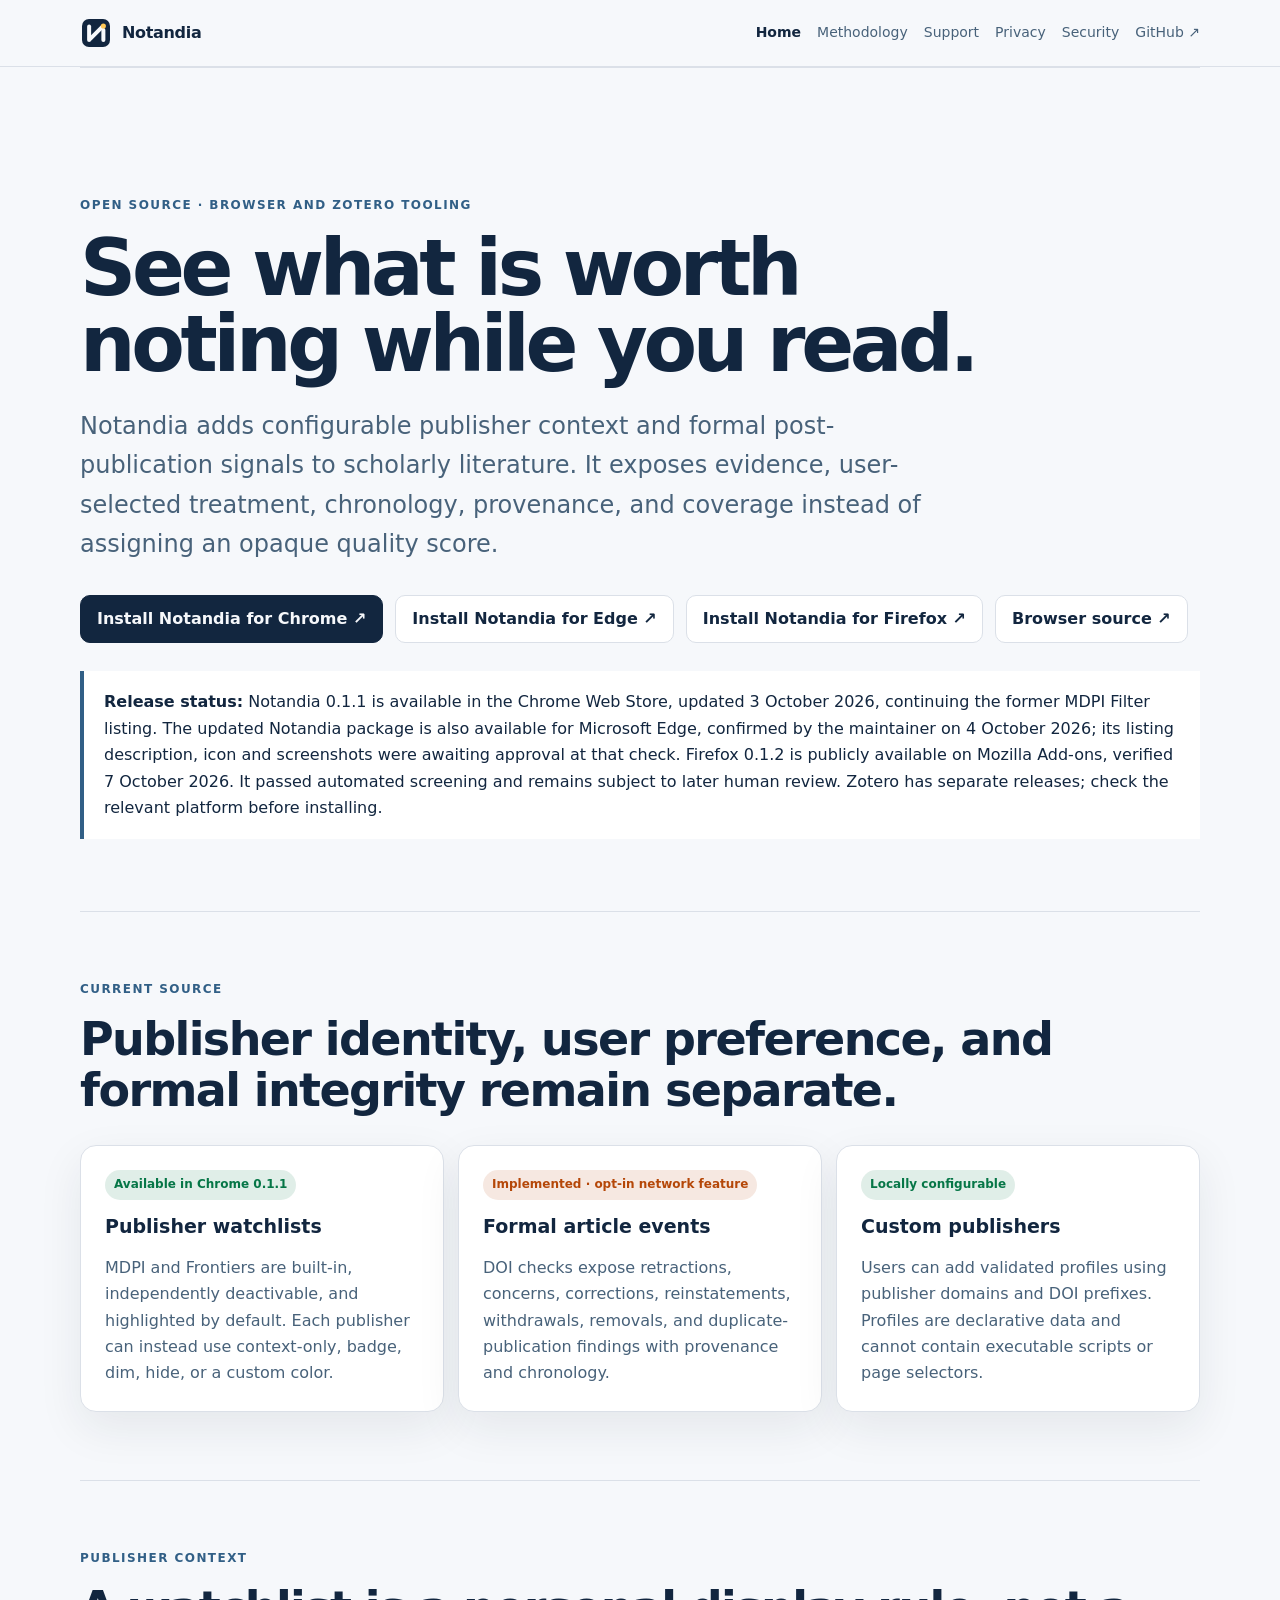
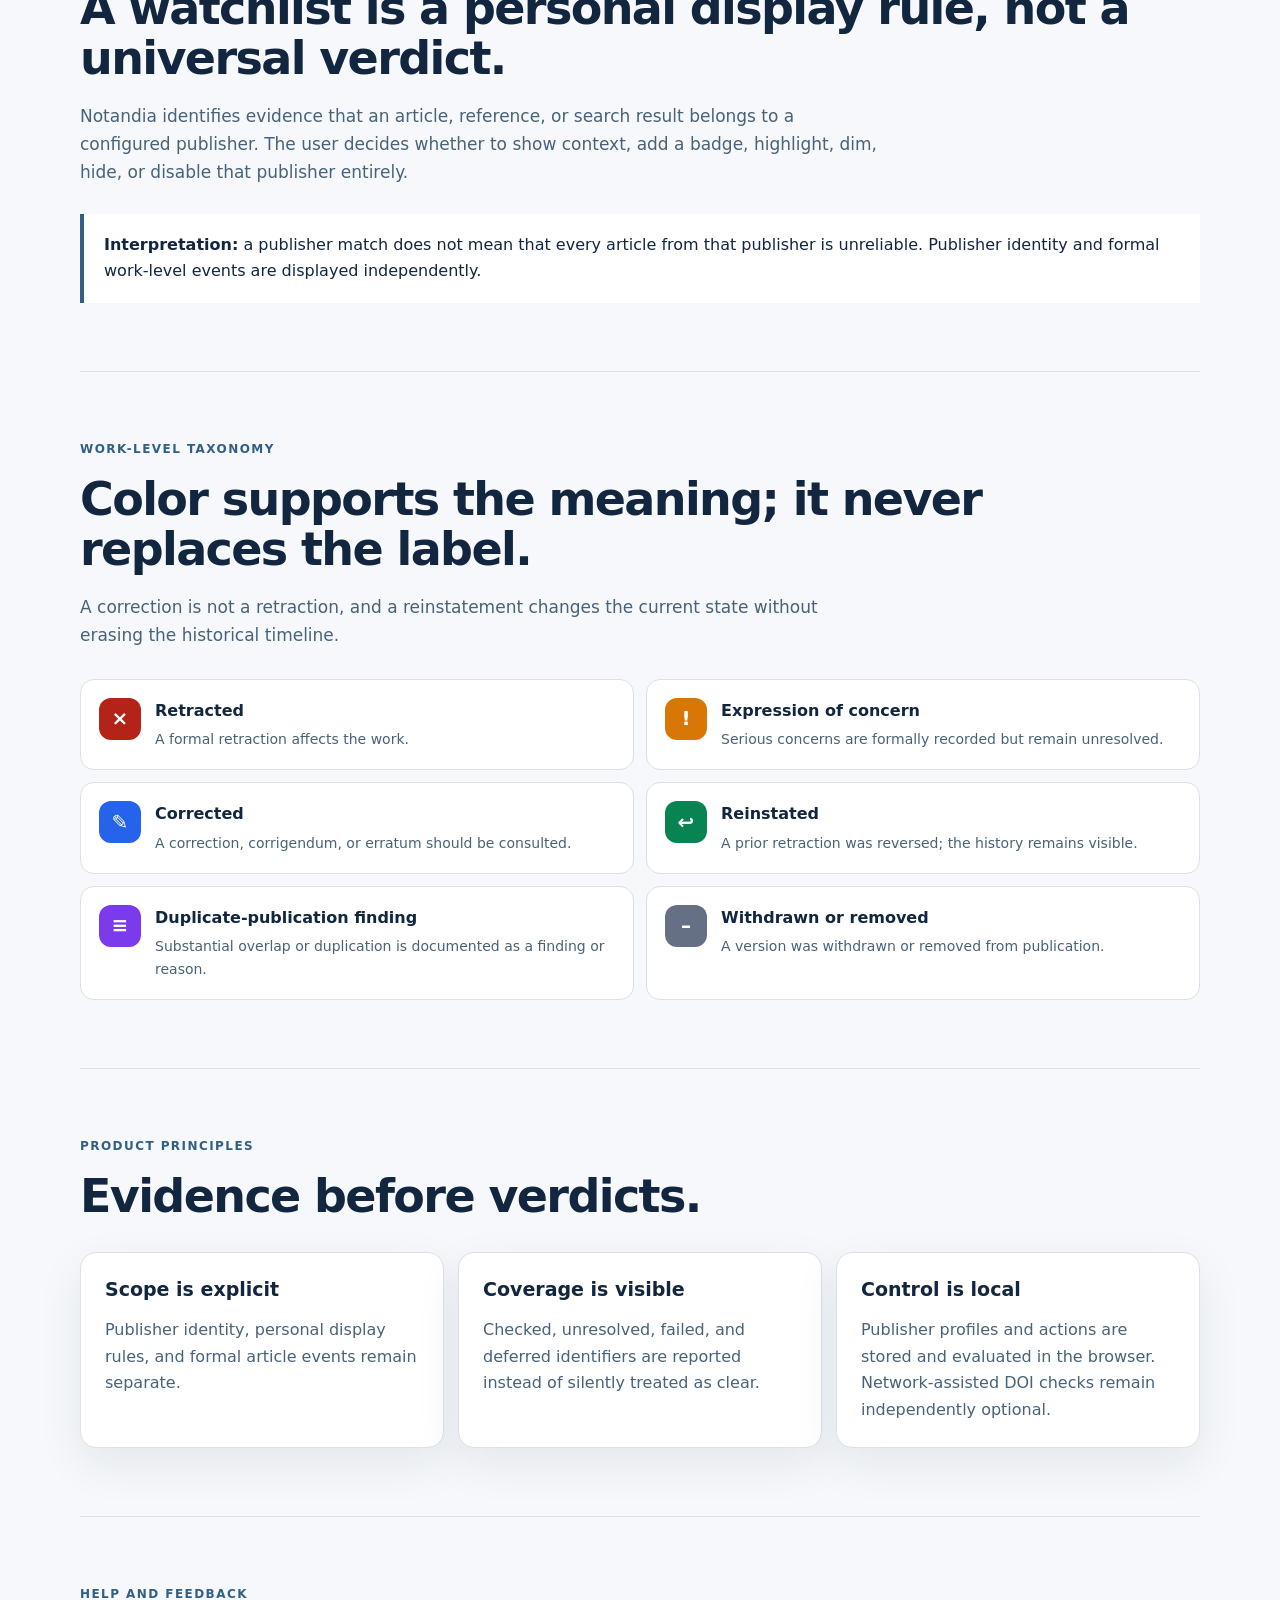
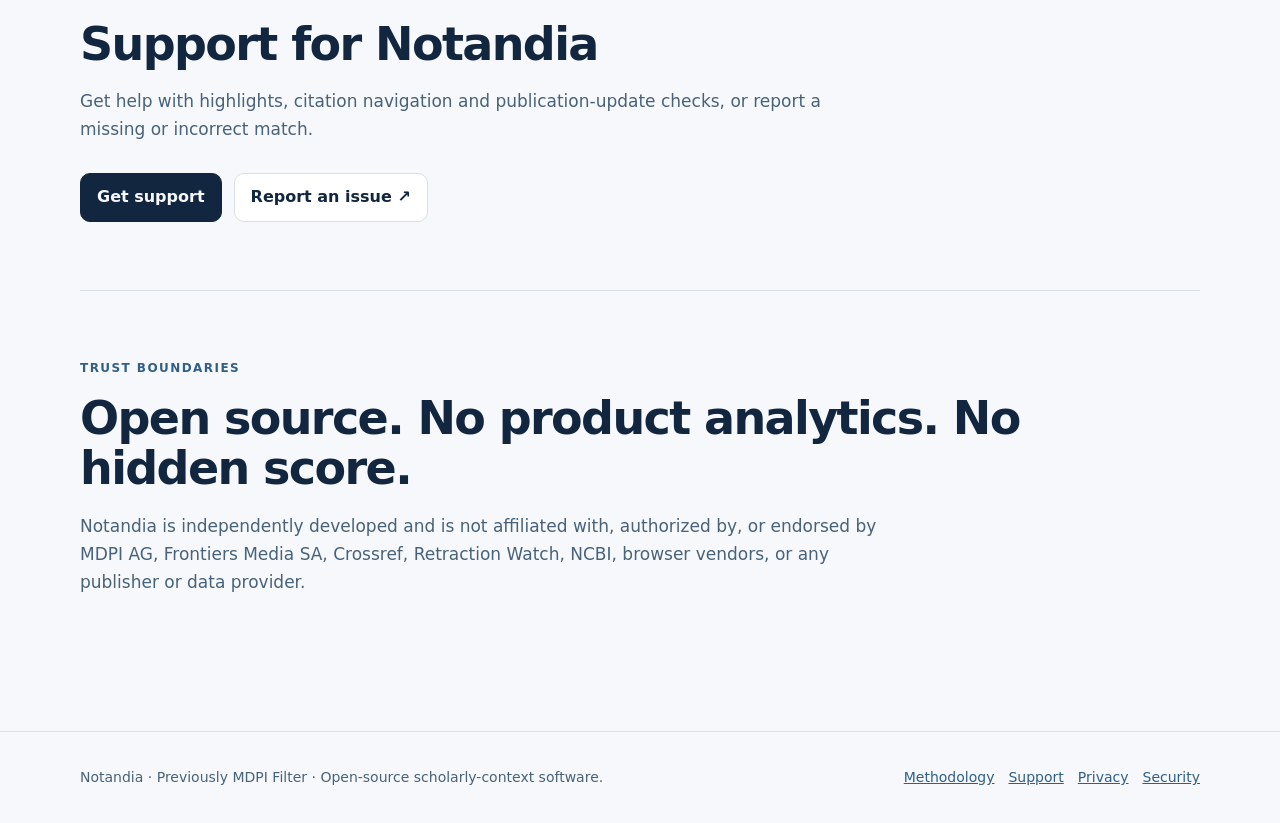
<file: index.html>
<!doctype html>
<html lang="en">
<head>
  <meta charset="utf-8">
  <meta name="viewport" content="width=device-width, initial-scale=1">
  <title>Notandia — Publisher context and scholarly integrity signals</title>
  <meta name="description" content="Notandia is open-source browser and Zotero software for configurable publisher context and explainable post-publication signals in scholarly literature.">
  <meta name="robots" content="index,follow">
  <link rel="canonical" href="https://notandia.pages.dev/">
  <link rel="icon" href="/assets/notandia-symbol.svg" type="image/svg+xml">
  <meta name="theme-color" content="#12263F">
  <link rel="stylesheet" href="/styles.css">
  <meta property="og:type" content="website">
  <meta property="og:title" content="Notandia — Publisher context and scholarly integrity signals">
  <meta property="og:description" content="Configurable publisher watchlists and formal post-publication signals without hidden quality scores or product analytics.">
</head>
<body>
  <header class="site-header">
    <nav class="nav" aria-label="Main navigation">
      <a class="brand" href="/"><img src="/assets/notandia-symbol.svg" alt="" width="32" height="32"><span>Notandia</span></a>
      <div class="nav-links">
        <a aria-current="page" href="/">Home</a>
        <a href="/methodology.html">Methodology</a>
        <a href="/support/">Support</a><a href="/privacy.html">Privacy</a>
        <a href="/security.html">Security</a>
        <a href="https://github.com/notandia">GitHub ↗</a>
      </div>
    </nav>
  </header>

  <main>
    <section class="hero">
      <p class="eyebrow">Open source · Browser and Zotero tooling</p>
      <h1>See what is worth noting while you read.</h1>
      <p class="lede">Notandia adds configurable publisher context and formal post-publication signals to scholarly literature. It exposes evidence, user-selected treatment, chronology, provenance, and coverage instead of assigning an opaque quality score.</p>
      <div class="actions">
        <a class="button primary" href="https://chromewebstore.google.com/detail/notandia/comknkeimaaadpiopddjoknflbmjeccp">Install Notandia for Chrome ↗</a>
        <a class="button" href="https://microsoftedge.microsoft.com/addons/detail/notandia/efonlkldplkaeekpiajloajjmkappjgi">Install Notandia for Edge ↗</a>
        <a class="button" href="https://addons.mozilla.org/en-US/firefox/addon/notandia/">Install Notandia for Firefox ↗</a>
        <a class="button" href="https://github.com/notandia/browser-extension">Browser source ↗</a>
      </div>
      <div class="notice"><strong>Release status:</strong> Notandia 0.1.1 is available in the Chrome Web Store, updated 3 October 2026, continuing the former MDPI Filter listing. The updated Notandia package is also available for Microsoft Edge, confirmed by the maintainer on 4 October 2026; its listing description, icon and screenshots were awaiting approval at that check. Firefox 0.1.2 is publicly available on Mozilla Add-ons, verified 7 October 2026. It passed automated screening and remains subject to later human review. Zotero has separate releases; check the relevant platform before installing.</div>
    </section>

    <section aria-labelledby="state-heading">
      <p class="eyebrow">Current source</p>
      <h2 id="state-heading">Publisher identity, user preference, and formal integrity remain separate.</h2>
      <div class="grid">
        <article class="card">
          <span class="status released">Available in Chrome 0.1.1</span>
          <h3>Publisher watchlists</h3>
          <p>MDPI and Frontiers are built-in, independently deactivable, and highlighted by default. Each publisher can instead use context-only, badge, dim, hide, or a custom color.</p>
        </article>
        <article class="card">
          <span class="status preview">Implemented · opt-in network feature</span>
          <h3>Formal article events</h3>
          <p>DOI checks expose retractions, concerns, corrections, reinstatements, withdrawals, removals, and duplicate-publication findings with provenance and chronology.</p>
        </article>
        <article class="card">
          <span class="status released">Locally configurable</span>
          <h3>Custom publishers</h3>
          <p>Users can add validated profiles using publisher domains and DOI prefixes. Profiles are declarative data and cannot contain executable scripts or page selectors.</p>
        </article>
      </div>
    </section>

    <section aria-labelledby="watchlist-heading">
      <p class="eyebrow">Publisher context</p>
      <h2 id="watchlist-heading">A watchlist is a personal display rule, not a universal verdict.</h2>
      <p class="section-intro">Notandia identifies evidence that an article, reference, or search result belongs to a configured publisher. The user decides whether to show context, add a badge, highlight, dim, hide, or disable that publisher entirely.</p>
      <div class="notice"><strong>Interpretation:</strong> a publisher match does not mean that every article from that publisher is unreliable. Publisher identity and formal work-level events are displayed independently.</div>
    </section>

    <section aria-labelledby="signals-heading">
      <p class="eyebrow">Work-level taxonomy</p>
      <h2 id="signals-heading">Color supports the meaning; it never replaces the label.</h2>
      <p class="section-intro">A correction is not a retraction, and a reinstatement changes the current state without erasing the historical timeline.</p>
      <div class="signal-list">
        <div class="signal"><span class="signal-icon red" aria-hidden="true">×</span><div><strong>Retracted</strong><p>A formal retraction affects the work.</p></div></div>
        <div class="signal"><span class="signal-icon orange" aria-hidden="true">!</span><div><strong>Expression of concern</strong><p>Serious concerns are formally recorded but remain unresolved.</p></div></div>
        <div class="signal"><span class="signal-icon blue" aria-hidden="true">✎</span><div><strong>Corrected</strong><p>A correction, corrigendum, or erratum should be consulted.</p></div></div>
        <div class="signal"><span class="signal-icon green" aria-hidden="true">↩</span><div><strong>Reinstated</strong><p>A prior retraction was reversed; the history remains visible.</p></div></div>
        <div class="signal"><span class="signal-icon purple" aria-hidden="true">≡</span><div><strong>Duplicate-publication finding</strong><p>Substantial overlap or duplication is documented as a finding or reason.</p></div></div>
        <div class="signal"><span class="signal-icon gray" aria-hidden="true">–</span><div><strong>Withdrawn or removed</strong><p>A version was withdrawn or removed from publication.</p></div></div>
      </div>
    </section>

    <section aria-labelledby="principles-heading">
      <p class="eyebrow">Product principles</p>
      <h2 id="principles-heading">Evidence before verdicts.</h2>
      <div class="grid">
        <article class="card"><h3>Scope is explicit</h3><p>Publisher identity, personal display rules, and formal article events remain separate.</p></article>
        <article class="card"><h3>Coverage is visible</h3><p>Checked, unresolved, failed, and deferred identifiers are reported instead of silently treated as clear.</p></article>
        <article class="card"><h3>Control is local</h3><p>Publisher profiles and actions are stored and evaluated in the browser. Network-assisted DOI checks remain independently optional.</p></article>
      </div>
    </section>

    <section id="support" aria-labelledby="support-heading">
      <p class="eyebrow">Help and feedback</p><h2 id="support-heading">Support for Notandia</h2>
      <p class="section-intro">Get help with highlights, citation navigation and publication-update checks, or report a missing or incorrect match.</p>
      <div class="actions"><a class="button primary" href="/support/">Get support</a><a class="button" href="https://github.com/notandia/browser-extension/issues">Report an issue ↗</a></div>
    </section>

    <section aria-labelledby="trust-heading">
      <p class="eyebrow">Trust boundaries</p>
      <h2 id="trust-heading">Open source. No product analytics. No hidden score.</h2>
      <p class="section-intro">Notandia is independently developed and is not affiliated with, authorized by, or endorsed by MDPI AG, Frontiers Media SA, Crossref, Retraction Watch, NCBI, browser vendors, or any publisher or data provider.</p>
    </section>
  </main>

  <footer class="site-footer">
    <div class="footer-inner">
      <span>Notandia · Previously MDPI Filter · Open-source scholarly-context software.</span>
      <div class="footer-links"><a href="/methodology.html">Methodology</a><a href="/support/">Support</a><a href="/privacy.html">Privacy</a><a href="/security.html">Security</a></div>
    </div>
  </footer>
</body>
</html>
</file>
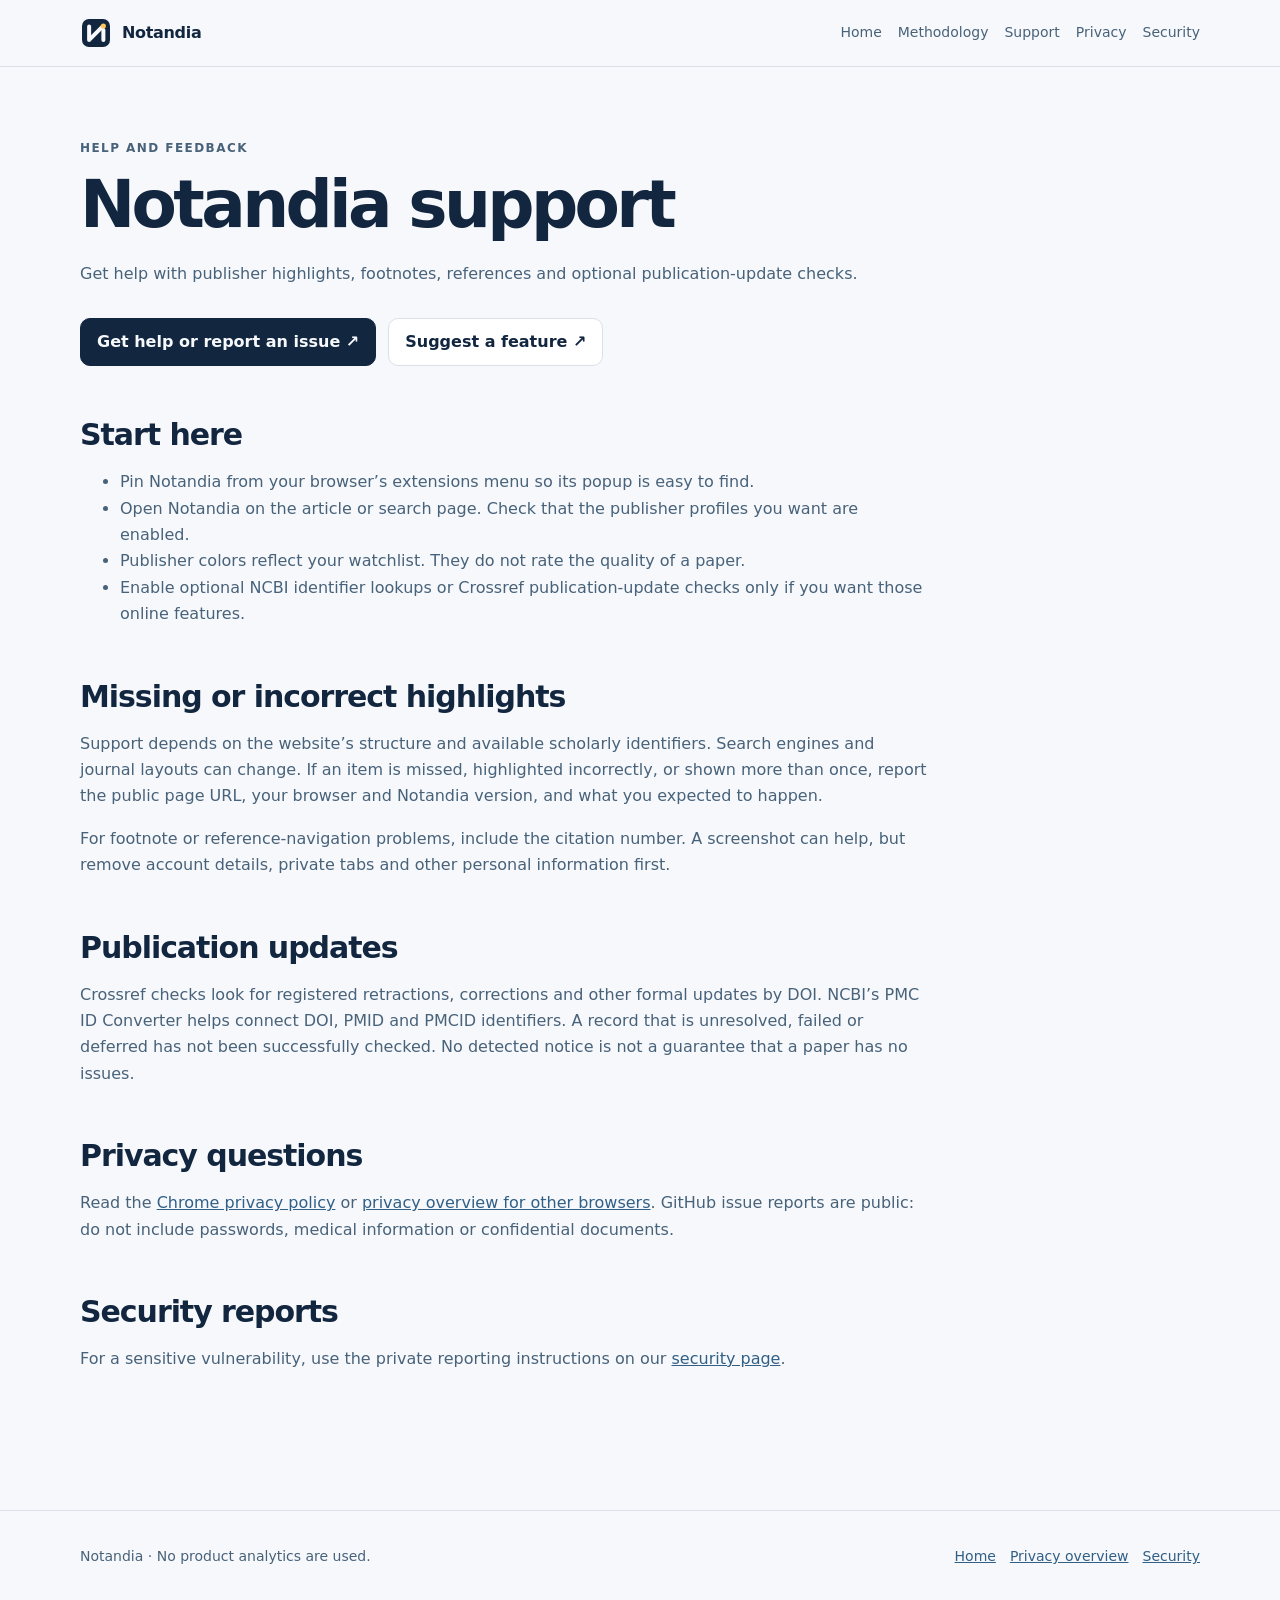
<file: support/index.html>
<!doctype html>
<html lang="en">
<head>
  <meta charset="utf-8"><meta name="viewport" content="width=device-width, initial-scale=1">
  <title>Support — Notandia</title>
  <meta name="description" content="Get help with Notandia, troubleshoot publisher highlights and citation checks, and report issues.">
  <meta name="robots" content="index,follow"><link rel="canonical" href="https://notandia.pages.dev/support/">
  <link rel="icon" href="/assets/notandia-symbol.svg" type="image/svg+xml"><meta name="theme-color" content="#12263F"><link rel="stylesheet" href="/styles.css">
</head>
<body>
  <header class="site-header"><nav class="nav" aria-label="Main navigation"><a class="brand" href="/"><img src="/assets/notandia-symbol.svg" alt="" width="32" height="32"><span>Notandia</span></a><div class="nav-links"><a href="/">Home</a><a href="/methodology.html">Methodology</a><a href="/support/">Support</a><a href="/privacy.html">Privacy</a><a href="/security.html">Security</a></div></nav></header>
  <main><article class="prose">
    <p class="eyebrow">Help and feedback</p><h1>Notandia support</h1>
    <p>Get help with publisher highlights, footnotes, references and optional publication-update checks.</p>
    <div class="actions"><a class="button primary" href="https://github.com/notandia/browser-extension/issues">Get help or report an issue ↗</a><a class="button" href="https://github.com/notandia/browser-extension/issues/new/choose">Suggest a feature ↗</a></div>
    <h2>Start here</h2>
    <ul><li>Pin Notandia from your browser’s extensions menu so its popup is easy to find.</li><li>Open Notandia on the article or search page. Check that the publisher profiles you want are enabled.</li><li>Publisher colors reflect your watchlist. They do not rate the quality of a paper.</li><li>Enable optional NCBI identifier lookups or Crossref publication-update checks only if you want those online features.</li></ul>
    <h2>Missing or incorrect highlights</h2>
    <p>Support depends on the website’s structure and available scholarly identifiers. Search engines and journal layouts can change. If an item is missed, highlighted incorrectly, or shown more than once, report the public page URL, your browser and Notandia version, and what you expected to happen.</p>
    <p>For footnote or reference-navigation problems, include the citation number. A screenshot can help, but remove account details, private tabs and other personal information first.</p>
    <h2>Publication updates</h2>
    <p>Crossref checks look for registered retractions, corrections and other formal updates by DOI. NCBI’s PMC ID Converter helps connect DOI, PMID and PMCID identifiers. A record that is unresolved, failed or deferred has not been successfully checked. No detected notice is not a guarantee that a paper has no issues.</p>
    <h2>Privacy questions</h2>
    <p>Read the <a href="/privacy/chrome/">Chrome privacy policy</a> or <a href="/privacy.html">privacy overview for other browsers</a>. GitHub issue reports are public: do not include passwords, medical information or confidential documents.</p>
    <h2>Security reports</h2>
    <p>For a sensitive vulnerability, use the private reporting instructions on our <a href="/security.html">security page</a>.</p>
  </article></main>
  <footer class="site-footer"><div class="footer-inner"><span>Notandia · No product analytics are used.</span><div class="footer-links"><a href="/">Home</a><a href="/privacy.html">Privacy overview</a><a href="/security.html">Security</a></div></div></footer>
</body>
</html>
</file>
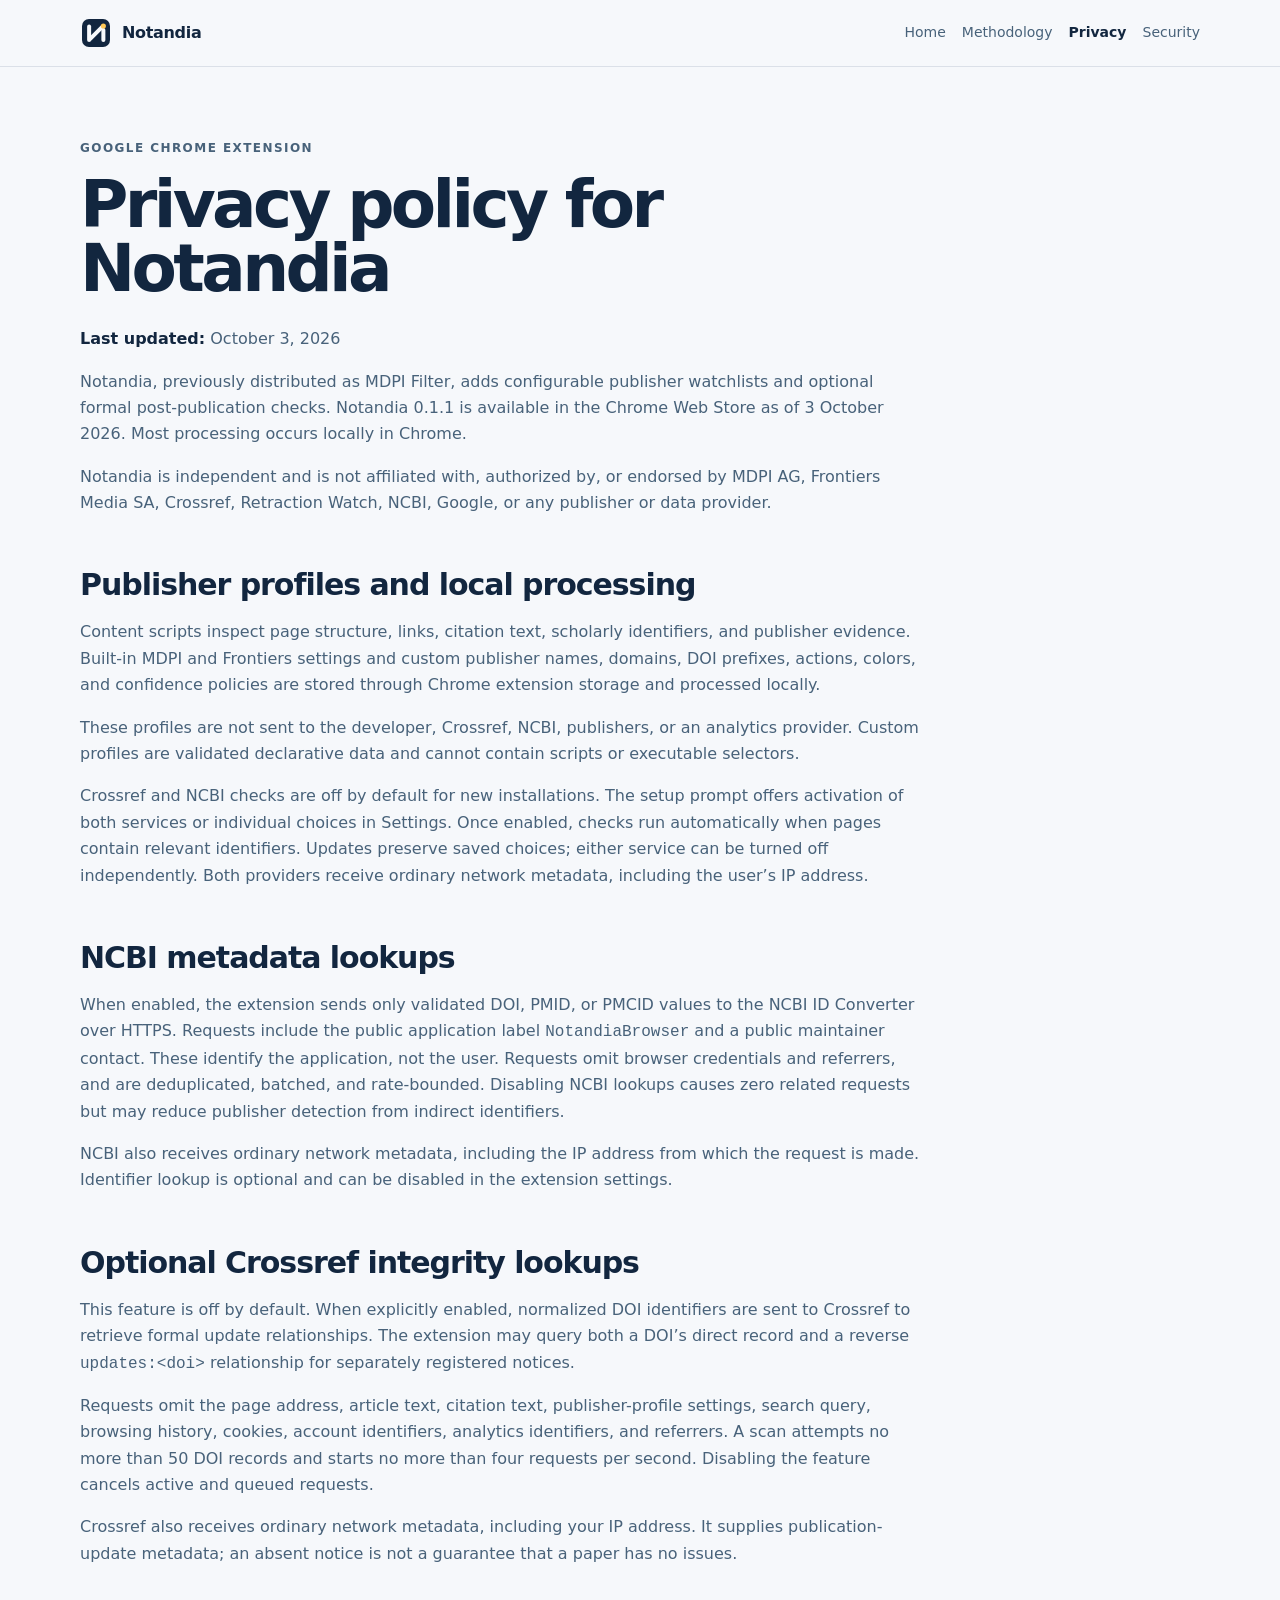
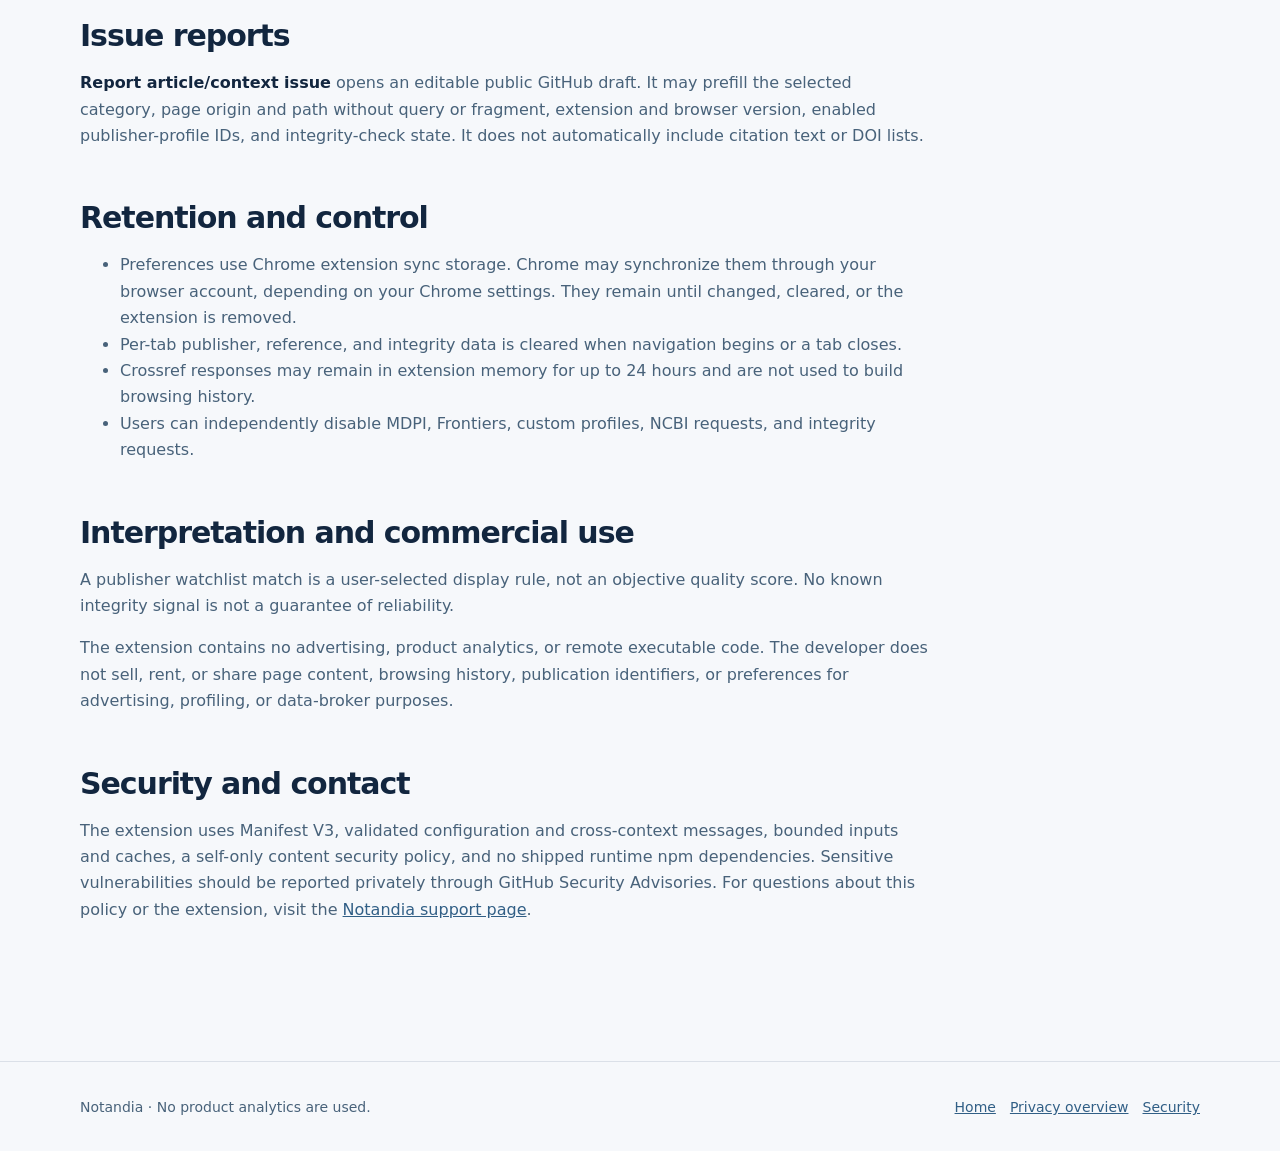
<file: privacy/chrome/index.html>
<!doctype html>
<html lang="en">
<head>
  <meta charset="utf-8"><meta name="viewport" content="width=device-width, initial-scale=1">
  <title>Chrome privacy policy — Notandia</title>
  <meta name="description" content="Privacy policy for the Notandia extension for Google Chrome.">
  <meta name="robots" content="index,follow"><link rel="canonical" href="https://notandia.pages.dev/privacy/chrome/">
  <link rel="icon" href="/assets/notandia-symbol.svg" type="image/svg+xml"><meta name="theme-color" content="#12263F"><link rel="stylesheet" href="/styles.css">
</head>
<body>
  <header class="site-header"><nav class="nav" aria-label="Main navigation"><a class="brand" href="/"><img src="/assets/notandia-symbol.svg" alt="" width="32" height="32"><span>Notandia</span></a><div class="nav-links"><a href="/">Home</a><a href="/methodology.html">Methodology</a><a aria-current="page" href="/privacy.html">Privacy</a><a href="/security.html">Security</a></div></nav></header>
  <main><article class="prose">
    <p class="eyebrow">Google Chrome extension</p><h1>Privacy policy for Notandia</h1>
    <p><strong>Last updated:</strong> October 3, 2026</p>
    <p>Notandia, previously distributed as MDPI Filter, adds configurable publisher watchlists and optional formal post-publication checks. Notandia 0.1.1 is available in the Chrome Web Store as of 3 October 2026. Most processing occurs locally in Chrome.</p>
    <p>Notandia is independent and is not affiliated with, authorized by, or endorsed by MDPI AG, Frontiers Media SA, Crossref, Retraction Watch, NCBI, Google, or any publisher or data provider.</p>

    <h2>Publisher profiles and local processing</h2>
    <p>Content scripts inspect page structure, links, citation text, scholarly identifiers, and publisher evidence. Built-in MDPI and Frontiers settings and custom publisher names, domains, DOI prefixes, actions, colors, and confidence policies are stored through Chrome extension storage and processed locally.</p>
    <p>These profiles are not sent to the developer, Crossref, NCBI, publishers, or an analytics provider. Custom profiles are validated declarative data and cannot contain scripts or executable selectors.</p>

    <p>Crossref and NCBI checks are off by default for new installations. The setup prompt offers activation of both services or individual choices in Settings. Once enabled, checks run automatically when pages contain relevant identifiers. Updates preserve saved choices; either service can be turned off independently. Both providers receive ordinary network metadata, including the user’s IP address.</p>
    <h2>NCBI metadata lookups</h2>
    <p>When enabled, the extension sends only validated DOI, PMID, or PMCID values to the NCBI ID Converter over HTTPS. Requests include the public application label <code>NotandiaBrowser</code> and a public maintainer contact. These identify the application, not the user. Requests omit browser credentials and referrers, and are deduplicated, batched, and rate-bounded. Disabling NCBI lookups causes zero related requests but may reduce publisher detection from indirect identifiers.</p>

    <p>NCBI also receives ordinary network metadata, including the IP address from which the request is made. Identifier lookup is optional and can be disabled in the extension settings.</p>

    <h2>Optional Crossref integrity lookups</h2>
    <p>This feature is off by default. When explicitly enabled, normalized DOI identifiers are sent to Crossref to retrieve formal update relationships. The extension may query both a DOI’s direct record and a reverse <code>updates:&lt;doi&gt;</code> relationship for separately registered notices.</p>
    <p>Requests omit the page address, article text, citation text, publisher-profile settings, search query, browsing history, cookies, account identifiers, analytics identifiers, and referrers. A scan attempts no more than 50 DOI records and starts no more than four requests per second. Disabling the feature cancels active and queued requests.</p>

    <p>Crossref also receives ordinary network metadata, including your IP address. It supplies publication-update metadata; an absent notice is not a guarantee that a paper has no issues.</p>

    <h2>Issue reports</h2>
    <p><strong>Report article/context issue</strong> opens an editable public GitHub draft. It may prefill the selected category, page origin and path without query or fragment, extension and browser version, enabled publisher-profile IDs, and integrity-check state. It does not automatically include citation text or DOI lists.</p>

    <h2>Retention and control</h2>
    <ul>
      <li>Preferences use Chrome extension sync storage. Chrome may synchronize them through your browser account, depending on your Chrome settings. They remain until changed, cleared, or the extension is removed.</li>
      <li>Per-tab publisher, reference, and integrity data is cleared when navigation begins or a tab closes.</li>
      <li>Crossref responses may remain in extension memory for up to 24 hours and are not used to build browsing history.</li>
      <li>Users can independently disable MDPI, Frontiers, custom profiles, NCBI requests, and integrity requests.</li>
    </ul>

    <h2>Interpretation and commercial use</h2>
    <p>A publisher watchlist match is a user-selected display rule, not an objective quality score. No known integrity signal is not a guarantee of reliability.</p>
    <p>The extension contains no advertising, product analytics, or remote executable code. The developer does not sell, rent, or share page content, browsing history, publication identifiers, or preferences for advertising, profiling, or data-broker purposes.</p>

    <h2>Security and contact</h2>
    <p>The extension uses Manifest V3, validated configuration and cross-context messages, bounded inputs and caches, a self-only content security policy, and no shipped runtime npm dependencies. Sensitive vulnerabilities should be reported privately through GitHub Security Advisories. For questions about this policy or the extension, visit the <a href="/support/">Notandia support page</a>.</p>
  </article></main>
  <footer class="site-footer"><div class="footer-inner"><span>Notandia · No product analytics are used.</span><div class="footer-links"><a href="/">Home</a><a href="/privacy.html">Privacy overview</a><a href="/security.html">Security</a></div></div></footer>
</body>
</html>
</file>
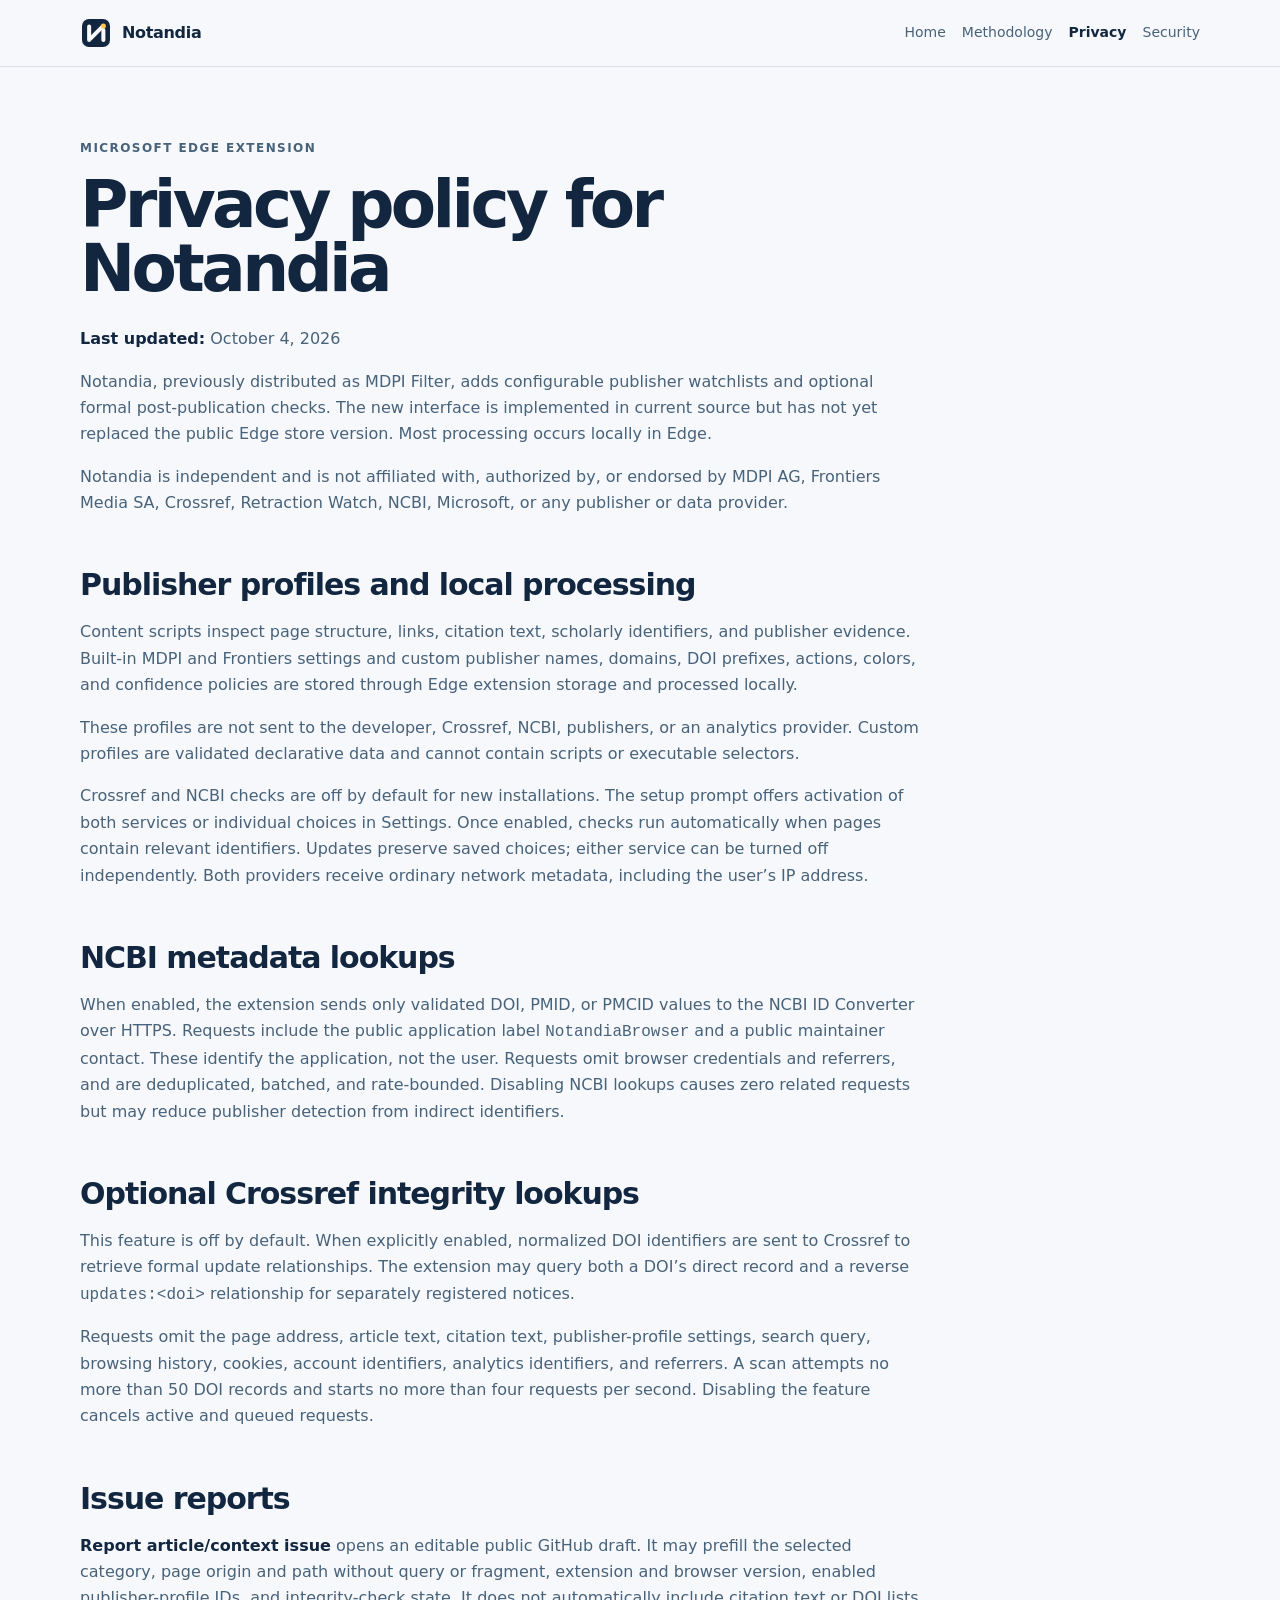
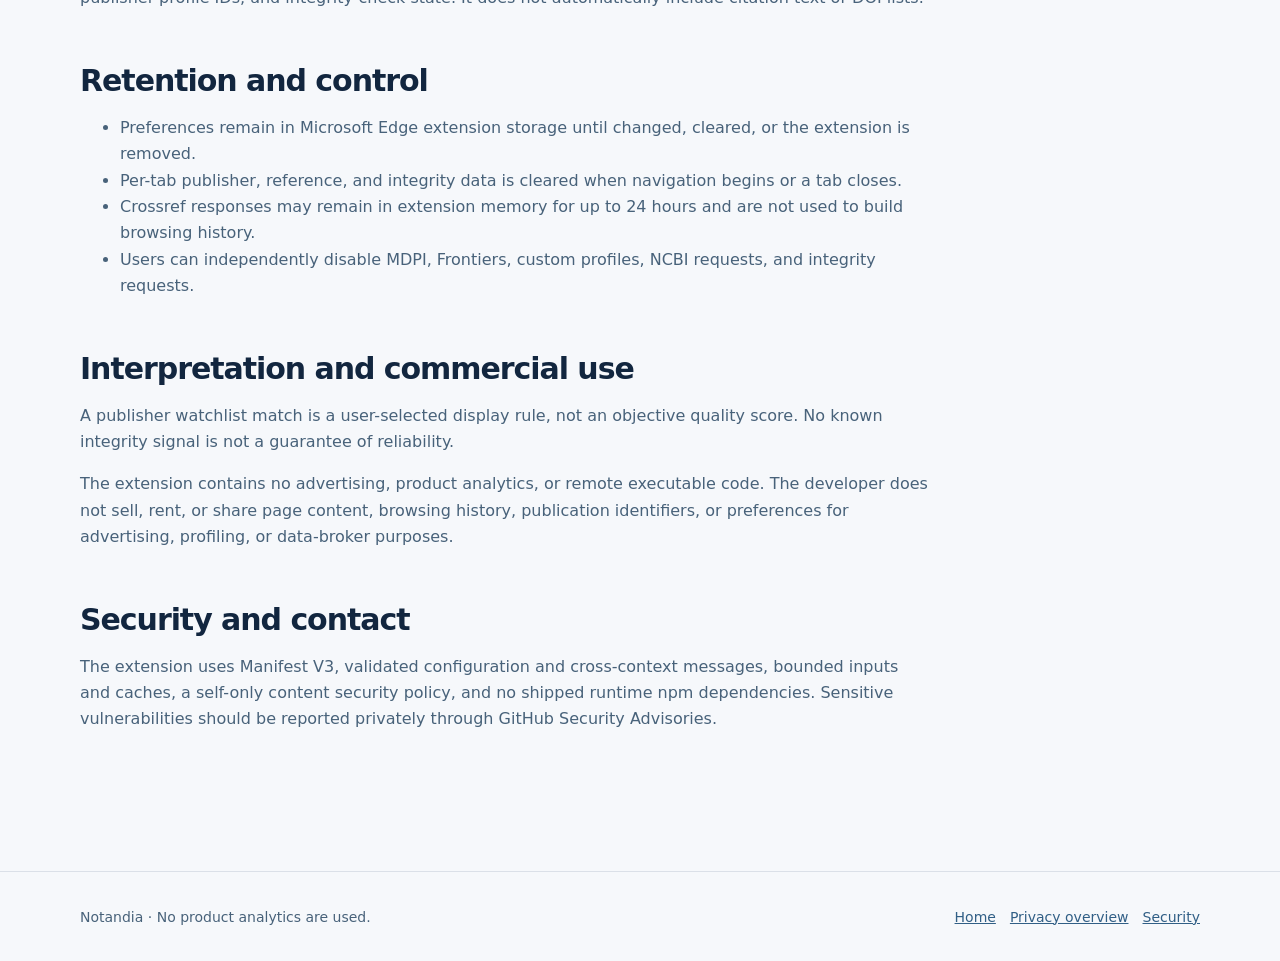
<file: privacy/edge/index.html>
<!doctype html>
<html lang="en">
<head>
  <meta charset="utf-8"><meta name="viewport" content="width=device-width, initial-scale=1">
  <title>Microsoft Edge privacy policy — Notandia</title>
  <meta name="description" content="Privacy policy for the Notandia extension for Microsoft Edge.">
  <meta name="robots" content="index,follow"><link rel="canonical" href="https://notandia.pages.dev/privacy/edge/">
  <link rel="icon" href="/assets/notandia-symbol.svg" type="image/svg+xml"><meta name="theme-color" content="#12263F"><link rel="stylesheet" href="/styles.css">
</head>
<body>
  <header class="site-header"><nav class="nav" aria-label="Main navigation"><a class="brand" href="/"><img src="/assets/notandia-symbol.svg" alt="" width="32" height="32"><span>Notandia</span></a><div class="nav-links"><a href="/">Home</a><a href="/methodology.html">Methodology</a><a aria-current="page" href="/privacy.html">Privacy</a><a href="/security.html">Security</a></div></nav></header>
  <main><article class="prose">
    <p class="eyebrow">Microsoft Edge extension</p><h1>Privacy policy for Notandia</h1>
    <p><strong>Last updated:</strong> October 4, 2026</p>
    <p>Notandia, previously distributed as MDPI Filter, adds configurable publisher watchlists and optional formal post-publication checks. The new interface is implemented in current source but has not yet replaced the public Edge store version. Most processing occurs locally in Edge.</p>
    <p>Notandia is independent and is not affiliated with, authorized by, or endorsed by MDPI AG, Frontiers Media SA, Crossref, Retraction Watch, NCBI, Microsoft, or any publisher or data provider.</p>

    <h2>Publisher profiles and local processing</h2>
    <p>Content scripts inspect page structure, links, citation text, scholarly identifiers, and publisher evidence. Built-in MDPI and Frontiers settings and custom publisher names, domains, DOI prefixes, actions, colors, and confidence policies are stored through Edge extension storage and processed locally.</p>
    <p>These profiles are not sent to the developer, Crossref, NCBI, publishers, or an analytics provider. Custom profiles are validated declarative data and cannot contain scripts or executable selectors.</p>

    <p>Crossref and NCBI checks are off by default for new installations. The setup prompt offers activation of both services or individual choices in Settings. Once enabled, checks run automatically when pages contain relevant identifiers. Updates preserve saved choices; either service can be turned off independently. Both providers receive ordinary network metadata, including the user’s IP address.</p>
    <h2>NCBI metadata lookups</h2>
    <p>When enabled, the extension sends only validated DOI, PMID, or PMCID values to the NCBI ID Converter over HTTPS. Requests include the public application label <code>NotandiaBrowser</code> and a public maintainer contact. These identify the application, not the user. Requests omit browser credentials and referrers, and are deduplicated, batched, and rate-bounded. Disabling NCBI lookups causes zero related requests but may reduce publisher detection from indirect identifiers.</p>

    <h2>Optional Crossref integrity lookups</h2>
    <p>This feature is off by default. When explicitly enabled, normalized DOI identifiers are sent to Crossref to retrieve formal update relationships. The extension may query both a DOI’s direct record and a reverse <code>updates:&lt;doi&gt;</code> relationship for separately registered notices.</p>
    <p>Requests omit the page address, article text, citation text, publisher-profile settings, search query, browsing history, cookies, account identifiers, analytics identifiers, and referrers. A scan attempts no more than 50 DOI records and starts no more than four requests per second. Disabling the feature cancels active and queued requests.</p>

    <h2>Issue reports</h2>
    <p><strong>Report article/context issue</strong> opens an editable public GitHub draft. It may prefill the selected category, page origin and path without query or fragment, extension and browser version, enabled publisher-profile IDs, and integrity-check state. It does not automatically include citation text or DOI lists.</p>

    <h2>Retention and control</h2>
    <ul>
      <li>Preferences remain in Microsoft Edge extension storage until changed, cleared, or the extension is removed.</li>
      <li>Per-tab publisher, reference, and integrity data is cleared when navigation begins or a tab closes.</li>
      <li>Crossref responses may remain in extension memory for up to 24 hours and are not used to build browsing history.</li>
      <li>Users can independently disable MDPI, Frontiers, custom profiles, NCBI requests, and integrity requests.</li>
    </ul>

    <h2>Interpretation and commercial use</h2>
    <p>A publisher watchlist match is a user-selected display rule, not an objective quality score. No known integrity signal is not a guarantee of reliability.</p>
    <p>The extension contains no advertising, product analytics, or remote executable code. The developer does not sell, rent, or share page content, browsing history, publication identifiers, or preferences for advertising, profiling, or data-broker purposes.</p>

    <h2>Security and contact</h2>
    <p>The extension uses Manifest V3, validated configuration and cross-context messages, bounded inputs and caches, a self-only content security policy, and no shipped runtime npm dependencies. Sensitive vulnerabilities should be reported privately through GitHub Security Advisories.</p>
  </article></main>
  <footer class="site-footer"><div class="footer-inner"><span>Notandia · No product analytics are used.</span><div class="footer-links"><a href="/">Home</a><a href="/privacy.html">Privacy overview</a><a href="/security.html">Security</a></div></div></footer>
</body>
</html>
</file>
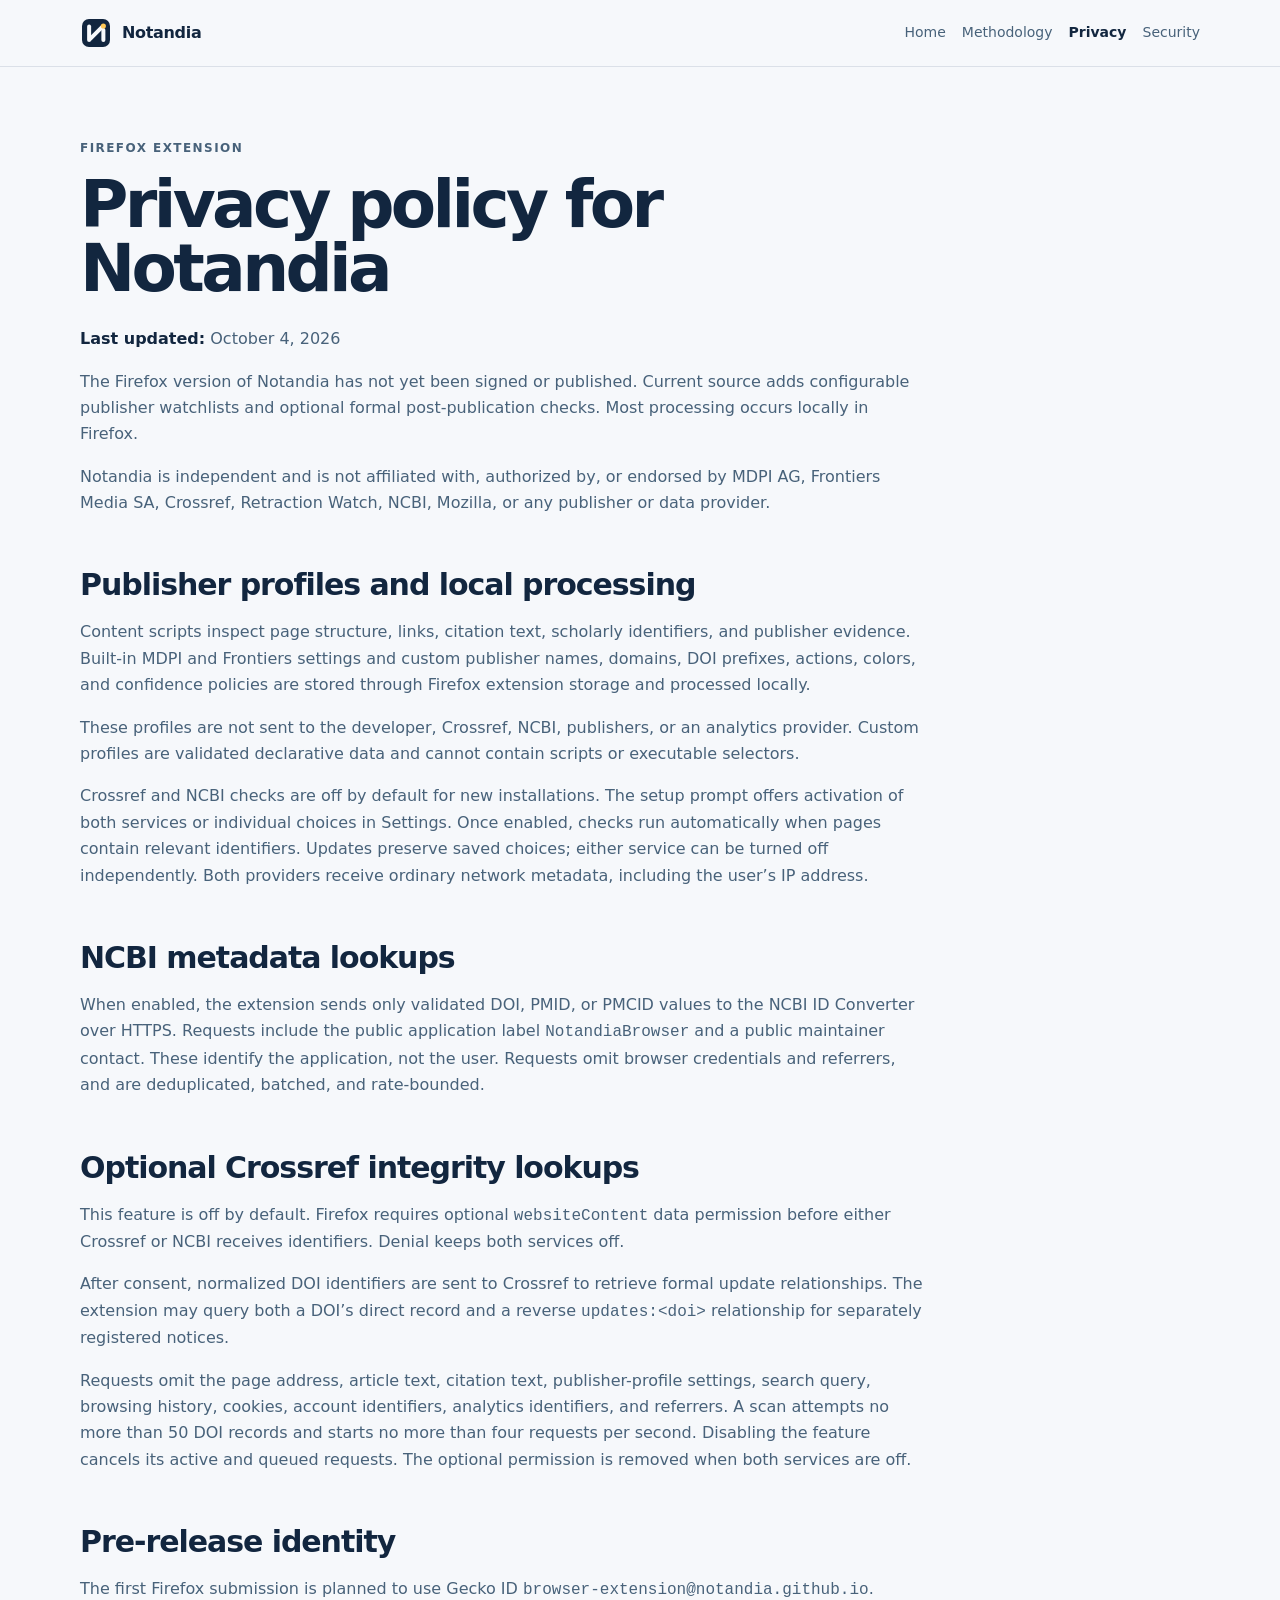
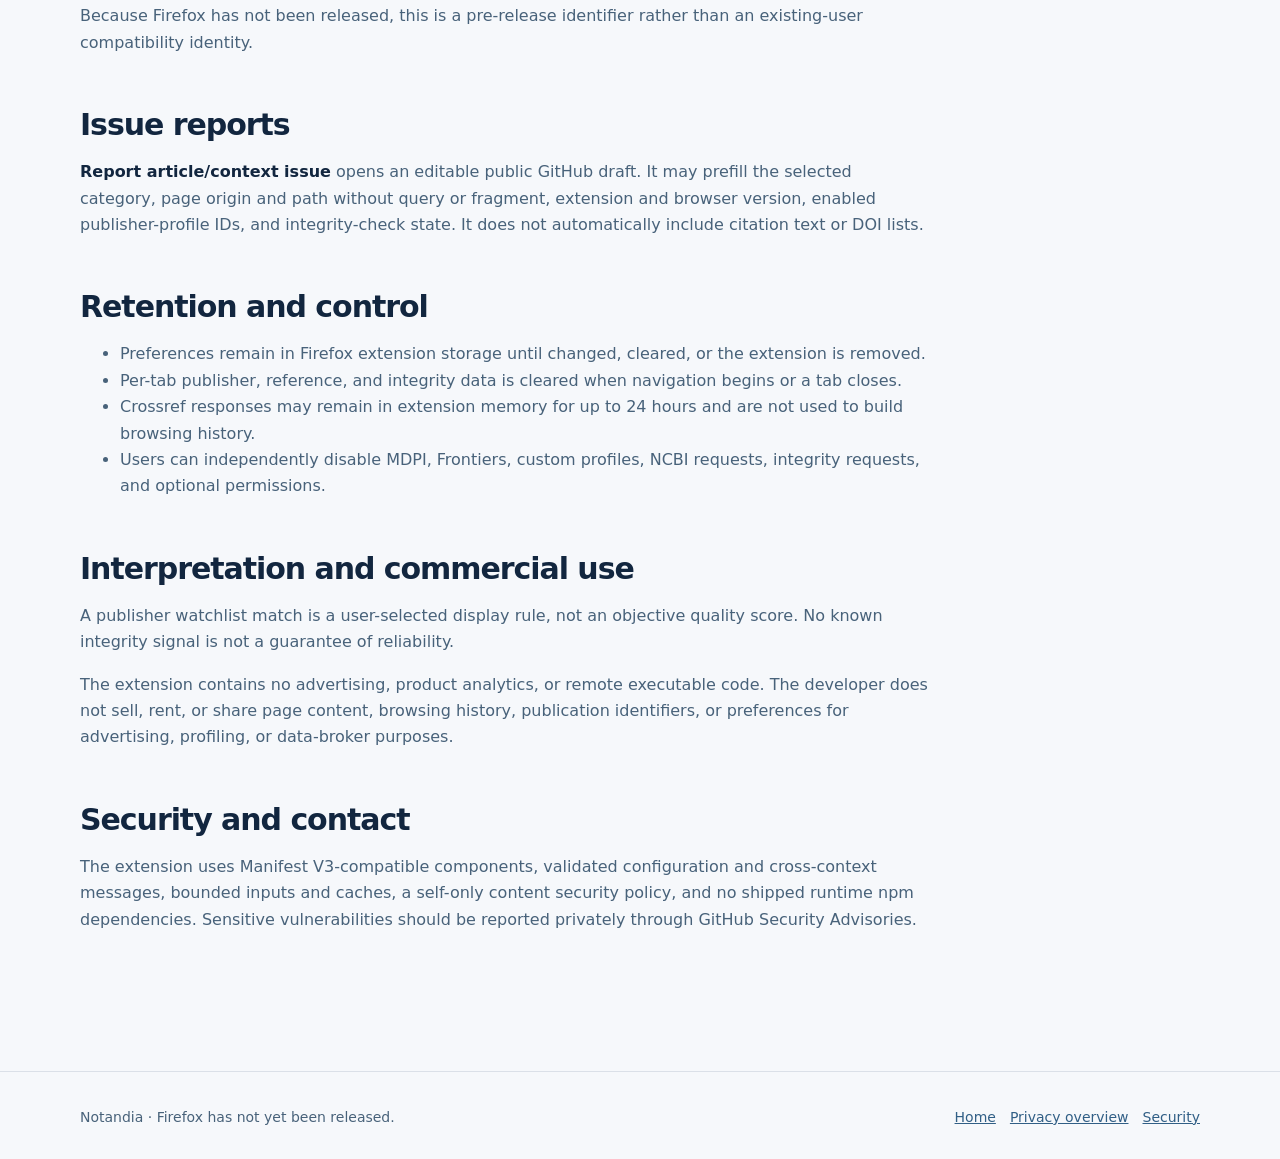
<file: privacy/firefox/index.html>
<!doctype html>
<html lang="en">
<head>
  <meta charset="utf-8"><meta name="viewport" content="width=device-width, initial-scale=1">
  <title>Firefox privacy policy — Notandia</title>
  <meta name="description" content="Privacy policy for the unreleased Notandia extension for Firefox.">
  <meta name="robots" content="index,follow"><link rel="canonical" href="https://notandia.pages.dev/privacy/firefox/">
  <link rel="icon" href="/assets/notandia-symbol.svg" type="image/svg+xml"><meta name="theme-color" content="#12263F"><link rel="stylesheet" href="/styles.css">
</head>
<body>
  <header class="site-header"><nav class="nav" aria-label="Main navigation"><a class="brand" href="/"><img src="/assets/notandia-symbol.svg" alt="" width="32" height="32"><span>Notandia</span></a><div class="nav-links"><a href="/">Home</a><a href="/methodology.html">Methodology</a><a aria-current="page" href="/privacy.html">Privacy</a><a href="/security.html">Security</a></div></nav></header>
  <main><article class="prose">
    <p class="eyebrow">Firefox extension</p><h1>Privacy policy for Notandia</h1>
    <p><strong>Last updated:</strong> October 4, 2026</p>
    <p>The Firefox version of Notandia has not yet been signed or published. Current source adds configurable publisher watchlists and optional formal post-publication checks. Most processing occurs locally in Firefox.</p>
    <p>Notandia is independent and is not affiliated with, authorized by, or endorsed by MDPI AG, Frontiers Media SA, Crossref, Retraction Watch, NCBI, Mozilla, or any publisher or data provider.</p>

    <h2>Publisher profiles and local processing</h2>
    <p>Content scripts inspect page structure, links, citation text, scholarly identifiers, and publisher evidence. Built-in MDPI and Frontiers settings and custom publisher names, domains, DOI prefixes, actions, colors, and confidence policies are stored through Firefox extension storage and processed locally.</p>
    <p>These profiles are not sent to the developer, Crossref, NCBI, publishers, or an analytics provider. Custom profiles are validated declarative data and cannot contain scripts or executable selectors.</p>

    <p>Crossref and NCBI checks are off by default for new installations. The setup prompt offers activation of both services or individual choices in Settings. Once enabled, checks run automatically when pages contain relevant identifiers. Updates preserve saved choices; either service can be turned off independently. Both providers receive ordinary network metadata, including the user’s IP address.</p>
    <h2>NCBI metadata lookups</h2>
    <p>When enabled, the extension sends only validated DOI, PMID, or PMCID values to the NCBI ID Converter over HTTPS. Requests include the public application label <code>NotandiaBrowser</code> and a public maintainer contact. These identify the application, not the user. Requests omit browser credentials and referrers, and are deduplicated, batched, and rate-bounded.</p>

    <h2>Optional Crossref integrity lookups</h2>
    <p>This feature is off by default. Firefox requires optional <code>websiteContent</code> data permission before either Crossref or NCBI receives identifiers. Denial keeps both services off.</p>
    <p>After consent, normalized DOI identifiers are sent to Crossref to retrieve formal update relationships. The extension may query both a DOI’s direct record and a reverse <code>updates:&lt;doi&gt;</code> relationship for separately registered notices.</p>
    <p>Requests omit the page address, article text, citation text, publisher-profile settings, search query, browsing history, cookies, account identifiers, analytics identifiers, and referrers. A scan attempts no more than 50 DOI records and starts no more than four requests per second. Disabling the feature cancels its active and queued requests. The optional permission is removed when both services are off.</p>

    <h2>Pre-release identity</h2>
    <p>The first Firefox submission is planned to use Gecko ID <code>browser-extension@notandia.github.io</code>. Because Firefox has not been released, this is a pre-release identifier rather than an existing-user compatibility identity.</p>

    <h2>Issue reports</h2>
    <p><strong>Report article/context issue</strong> opens an editable public GitHub draft. It may prefill the selected category, page origin and path without query or fragment, extension and browser version, enabled publisher-profile IDs, and integrity-check state. It does not automatically include citation text or DOI lists.</p>

    <h2>Retention and control</h2>
    <ul>
      <li>Preferences remain in Firefox extension storage until changed, cleared, or the extension is removed.</li>
      <li>Per-tab publisher, reference, and integrity data is cleared when navigation begins or a tab closes.</li>
      <li>Crossref responses may remain in extension memory for up to 24 hours and are not used to build browsing history.</li>
      <li>Users can independently disable MDPI, Frontiers, custom profiles, NCBI requests, integrity requests, and optional permissions.</li>
    </ul>

    <h2>Interpretation and commercial use</h2>
    <p>A publisher watchlist match is a user-selected display rule, not an objective quality score. No known integrity signal is not a guarantee of reliability.</p>
    <p>The extension contains no advertising, product analytics, or remote executable code. The developer does not sell, rent, or share page content, browsing history, publication identifiers, or preferences for advertising, profiling, or data-broker purposes.</p>

    <h2>Security and contact</h2>
    <p>The extension uses Manifest V3-compatible components, validated configuration and cross-context messages, bounded inputs and caches, a self-only content security policy, and no shipped runtime npm dependencies. Sensitive vulnerabilities should be reported privately through GitHub Security Advisories.</p>
  </article></main>
  <footer class="site-footer"><div class="footer-inner"><span>Notandia · Firefox has not yet been released.</span><div class="footer-links"><a href="/">Home</a><a href="/privacy.html">Privacy overview</a><a href="/security.html">Security</a></div></div></footer>
</body>
</html>
</file>
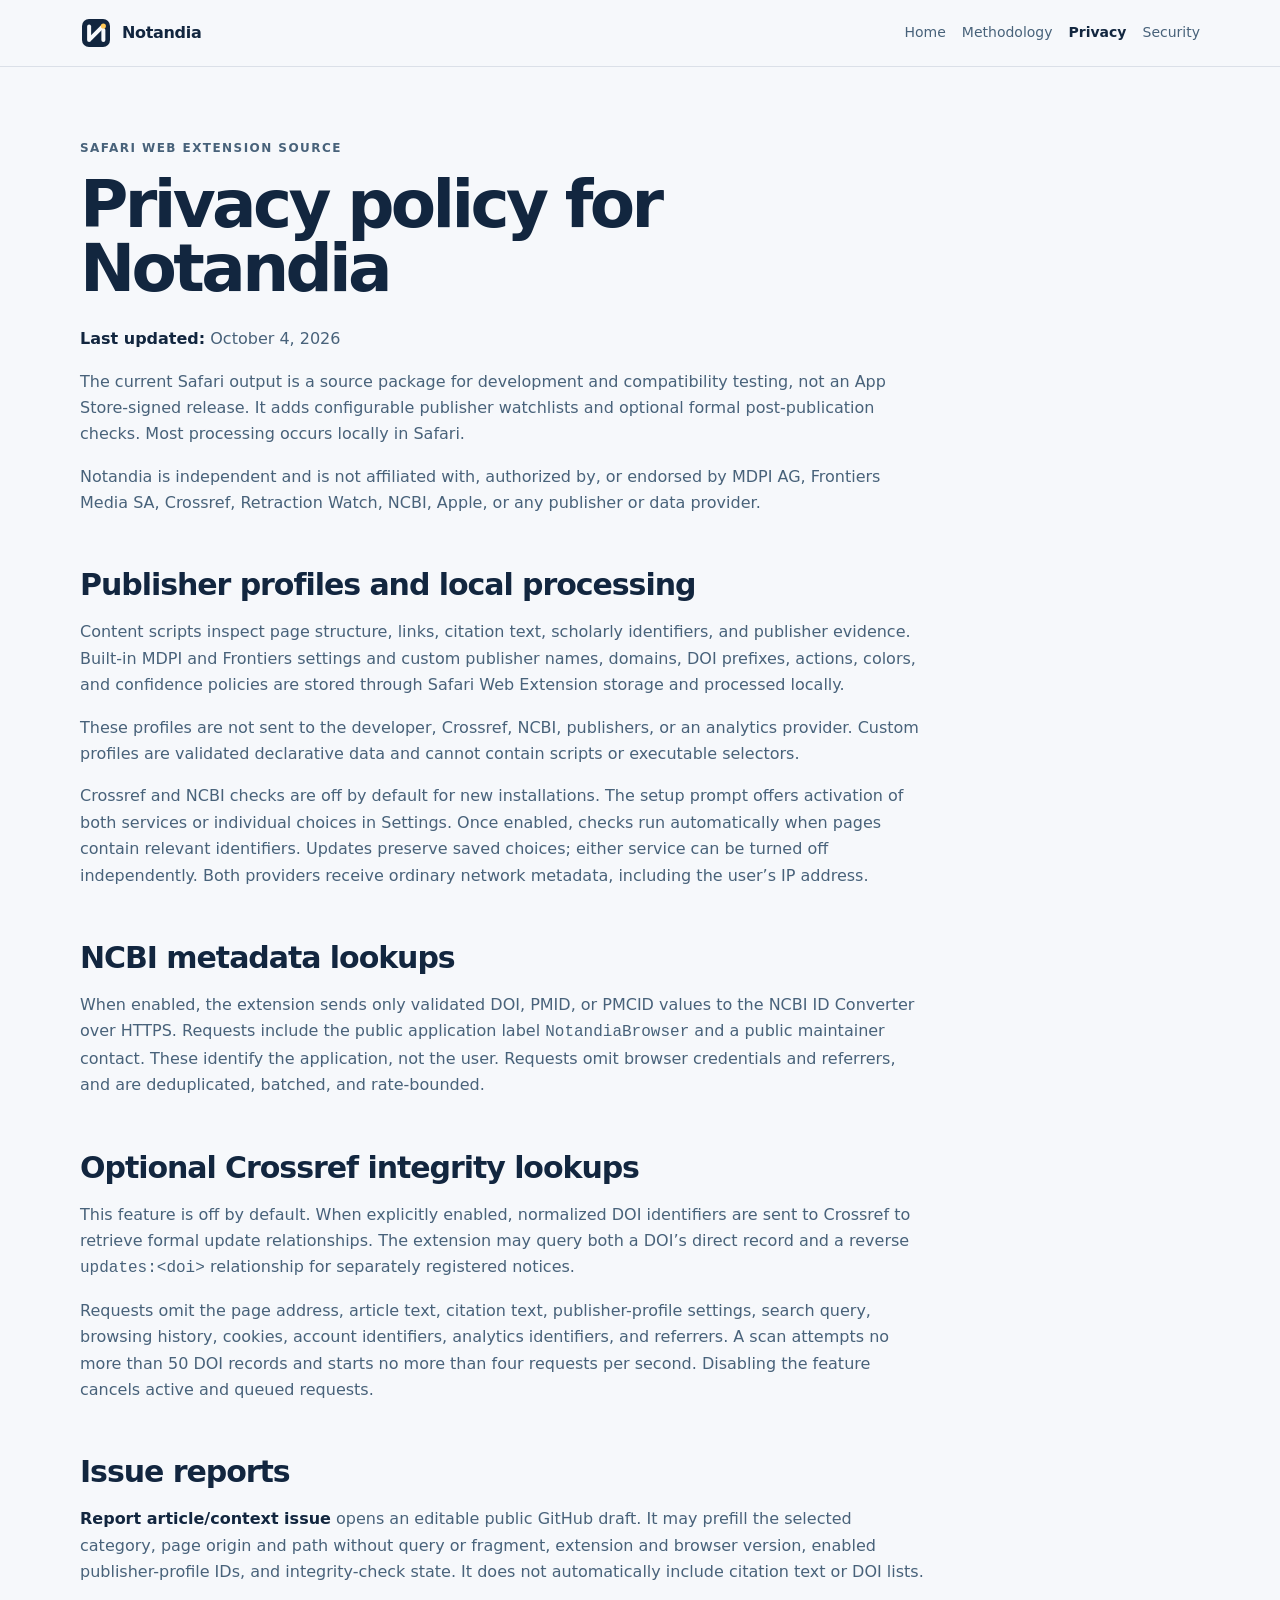
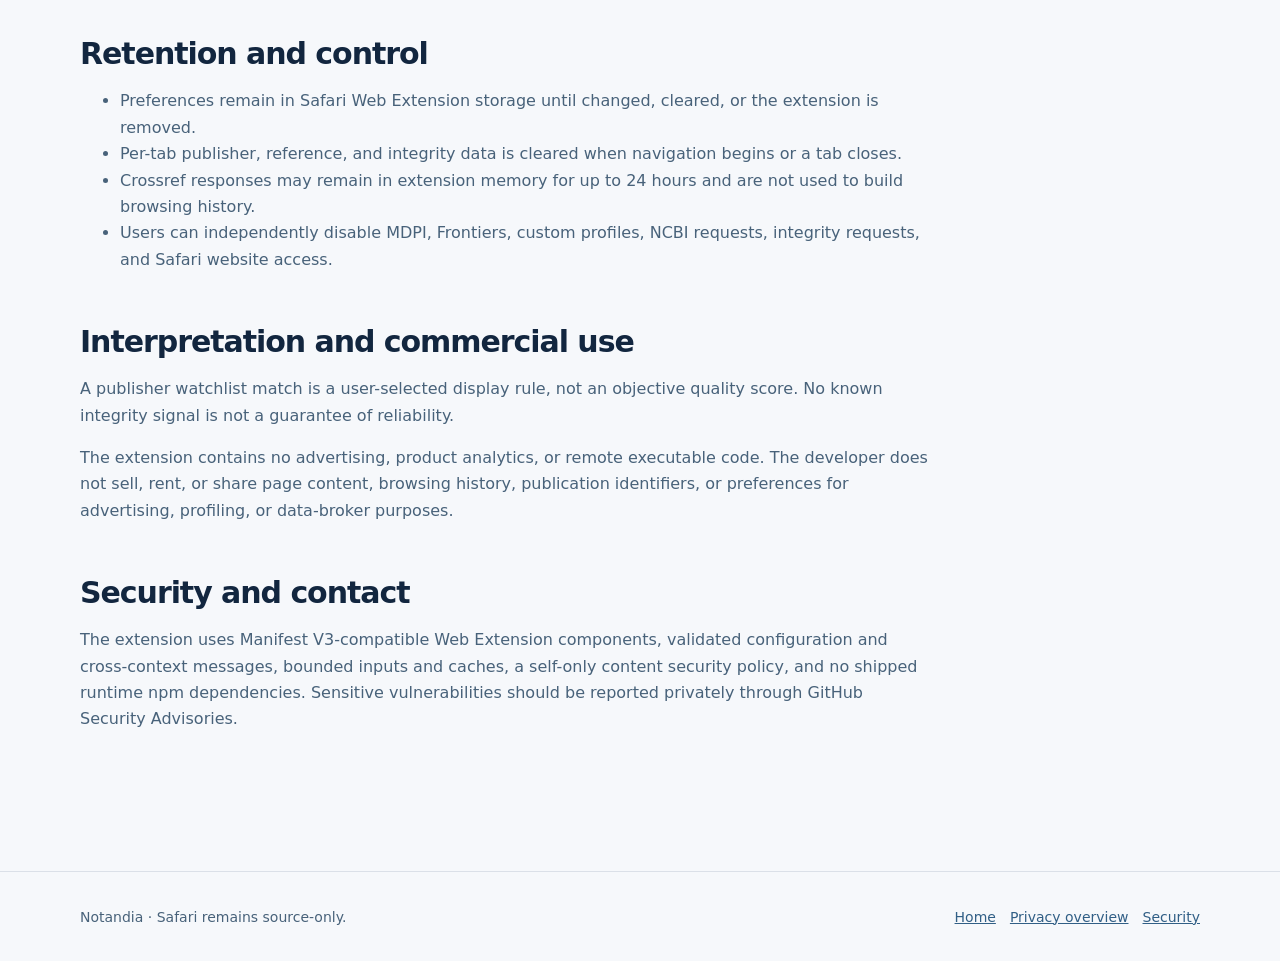
<file: privacy/safari/index.html>
<!doctype html>
<html lang="en">
<head>
  <meta charset="utf-8"><meta name="viewport" content="width=device-width, initial-scale=1">
  <title>Safari privacy policy — Notandia</title>
  <meta name="description" content="Privacy policy for the Notandia Safari Web Extension source package.">
  <meta name="robots" content="index,follow"><link rel="canonical" href="https://notandia.pages.dev/privacy/safari/">
  <link rel="icon" href="/assets/notandia-symbol.svg" type="image/svg+xml"><meta name="theme-color" content="#12263F"><link rel="stylesheet" href="/styles.css">
</head>
<body>
  <header class="site-header"><nav class="nav" aria-label="Main navigation"><a class="brand" href="/"><img src="/assets/notandia-symbol.svg" alt="" width="32" height="32"><span>Notandia</span></a><div class="nav-links"><a href="/">Home</a><a href="/methodology.html">Methodology</a><a aria-current="page" href="/privacy.html">Privacy</a><a href="/security.html">Security</a></div></nav></header>
  <main><article class="prose">
    <p class="eyebrow">Safari Web Extension source</p><h1>Privacy policy for Notandia</h1>
    <p><strong>Last updated:</strong> October 4, 2026</p>
    <p>The current Safari output is a source package for development and compatibility testing, not an App Store-signed release. It adds configurable publisher watchlists and optional formal post-publication checks. Most processing occurs locally in Safari.</p>
    <p>Notandia is independent and is not affiliated with, authorized by, or endorsed by MDPI AG, Frontiers Media SA, Crossref, Retraction Watch, NCBI, Apple, or any publisher or data provider.</p>

    <h2>Publisher profiles and local processing</h2>
    <p>Content scripts inspect page structure, links, citation text, scholarly identifiers, and publisher evidence. Built-in MDPI and Frontiers settings and custom publisher names, domains, DOI prefixes, actions, colors, and confidence policies are stored through Safari Web Extension storage and processed locally.</p>
    <p>These profiles are not sent to the developer, Crossref, NCBI, publishers, or an analytics provider. Custom profiles are validated declarative data and cannot contain scripts or executable selectors.</p>

    <p>Crossref and NCBI checks are off by default for new installations. The setup prompt offers activation of both services or individual choices in Settings. Once enabled, checks run automatically when pages contain relevant identifiers. Updates preserve saved choices; either service can be turned off independently. Both providers receive ordinary network metadata, including the user’s IP address.</p>
    <h2>NCBI metadata lookups</h2>
    <p>When enabled, the extension sends only validated DOI, PMID, or PMCID values to the NCBI ID Converter over HTTPS. Requests include the public application label <code>NotandiaBrowser</code> and a public maintainer contact. These identify the application, not the user. Requests omit browser credentials and referrers, and are deduplicated, batched, and rate-bounded.</p>

    <h2>Optional Crossref integrity lookups</h2>
    <p>This feature is off by default. When explicitly enabled, normalized DOI identifiers are sent to Crossref to retrieve formal update relationships. The extension may query both a DOI’s direct record and a reverse <code>updates:&lt;doi&gt;</code> relationship for separately registered notices.</p>
    <p>Requests omit the page address, article text, citation text, publisher-profile settings, search query, browsing history, cookies, account identifiers, analytics identifiers, and referrers. A scan attempts no more than 50 DOI records and starts no more than four requests per second. Disabling the feature cancels active and queued requests.</p>

    <h2>Issue reports</h2>
    <p><strong>Report article/context issue</strong> opens an editable public GitHub draft. It may prefill the selected category, page origin and path without query or fragment, extension and browser version, enabled publisher-profile IDs, and integrity-check state. It does not automatically include citation text or DOI lists.</p>

    <h2>Retention and control</h2>
    <ul>
      <li>Preferences remain in Safari Web Extension storage until changed, cleared, or the extension is removed.</li>
      <li>Per-tab publisher, reference, and integrity data is cleared when navigation begins or a tab closes.</li>
      <li>Crossref responses may remain in extension memory for up to 24 hours and are not used to build browsing history.</li>
      <li>Users can independently disable MDPI, Frontiers, custom profiles, NCBI requests, integrity requests, and Safari website access.</li>
    </ul>

    <h2>Interpretation and commercial use</h2>
    <p>A publisher watchlist match is a user-selected display rule, not an objective quality score. No known integrity signal is not a guarantee of reliability.</p>
    <p>The extension contains no advertising, product analytics, or remote executable code. The developer does not sell, rent, or share page content, browsing history, publication identifiers, or preferences for advertising, profiling, or data-broker purposes.</p>

    <h2>Security and contact</h2>
    <p>The extension uses Manifest V3-compatible Web Extension components, validated configuration and cross-context messages, bounded inputs and caches, a self-only content security policy, and no shipped runtime npm dependencies. Sensitive vulnerabilities should be reported privately through GitHub Security Advisories.</p>
  </article></main>
  <footer class="site-footer"><div class="footer-inner"><span>Notandia · Safari remains source-only.</span><div class="footer-links"><a href="/">Home</a><a href="/privacy.html">Privacy overview</a><a href="/security.html">Security</a></div></div></footer>
</body>
</html>
</file>
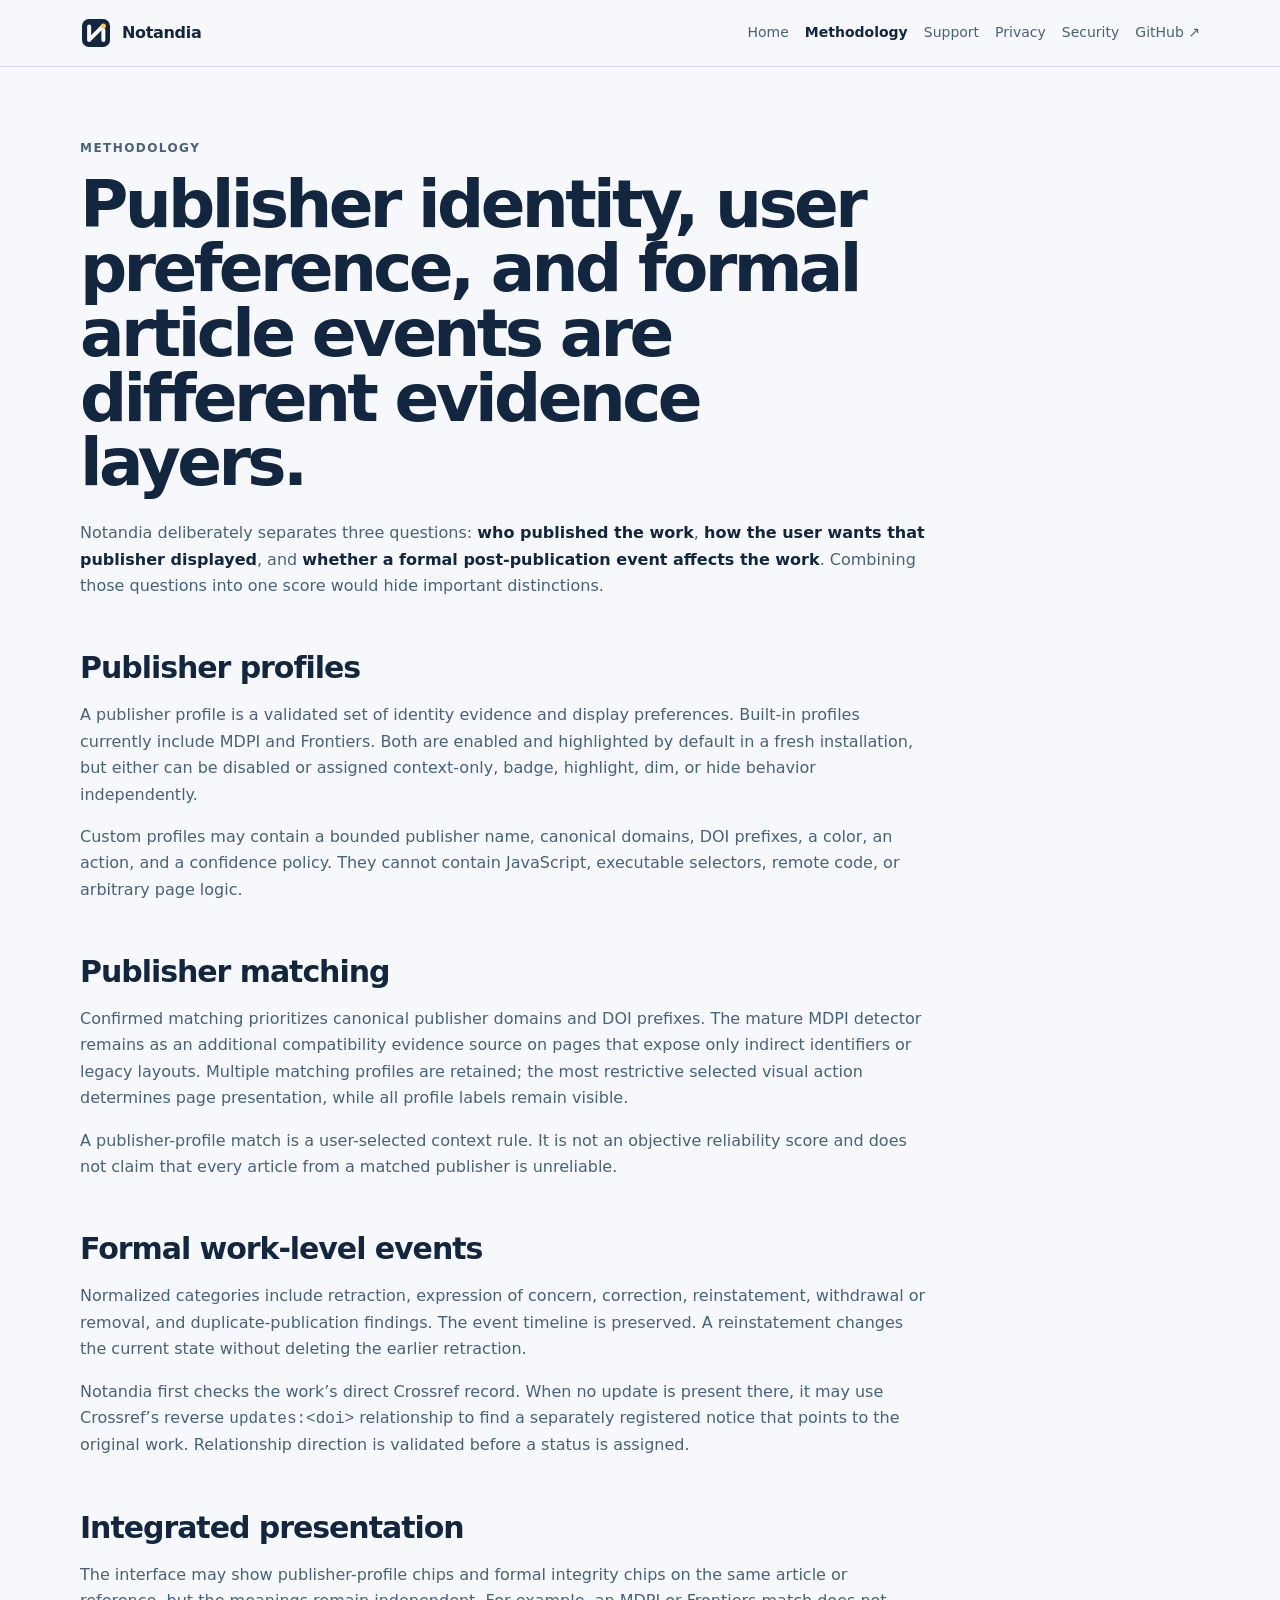
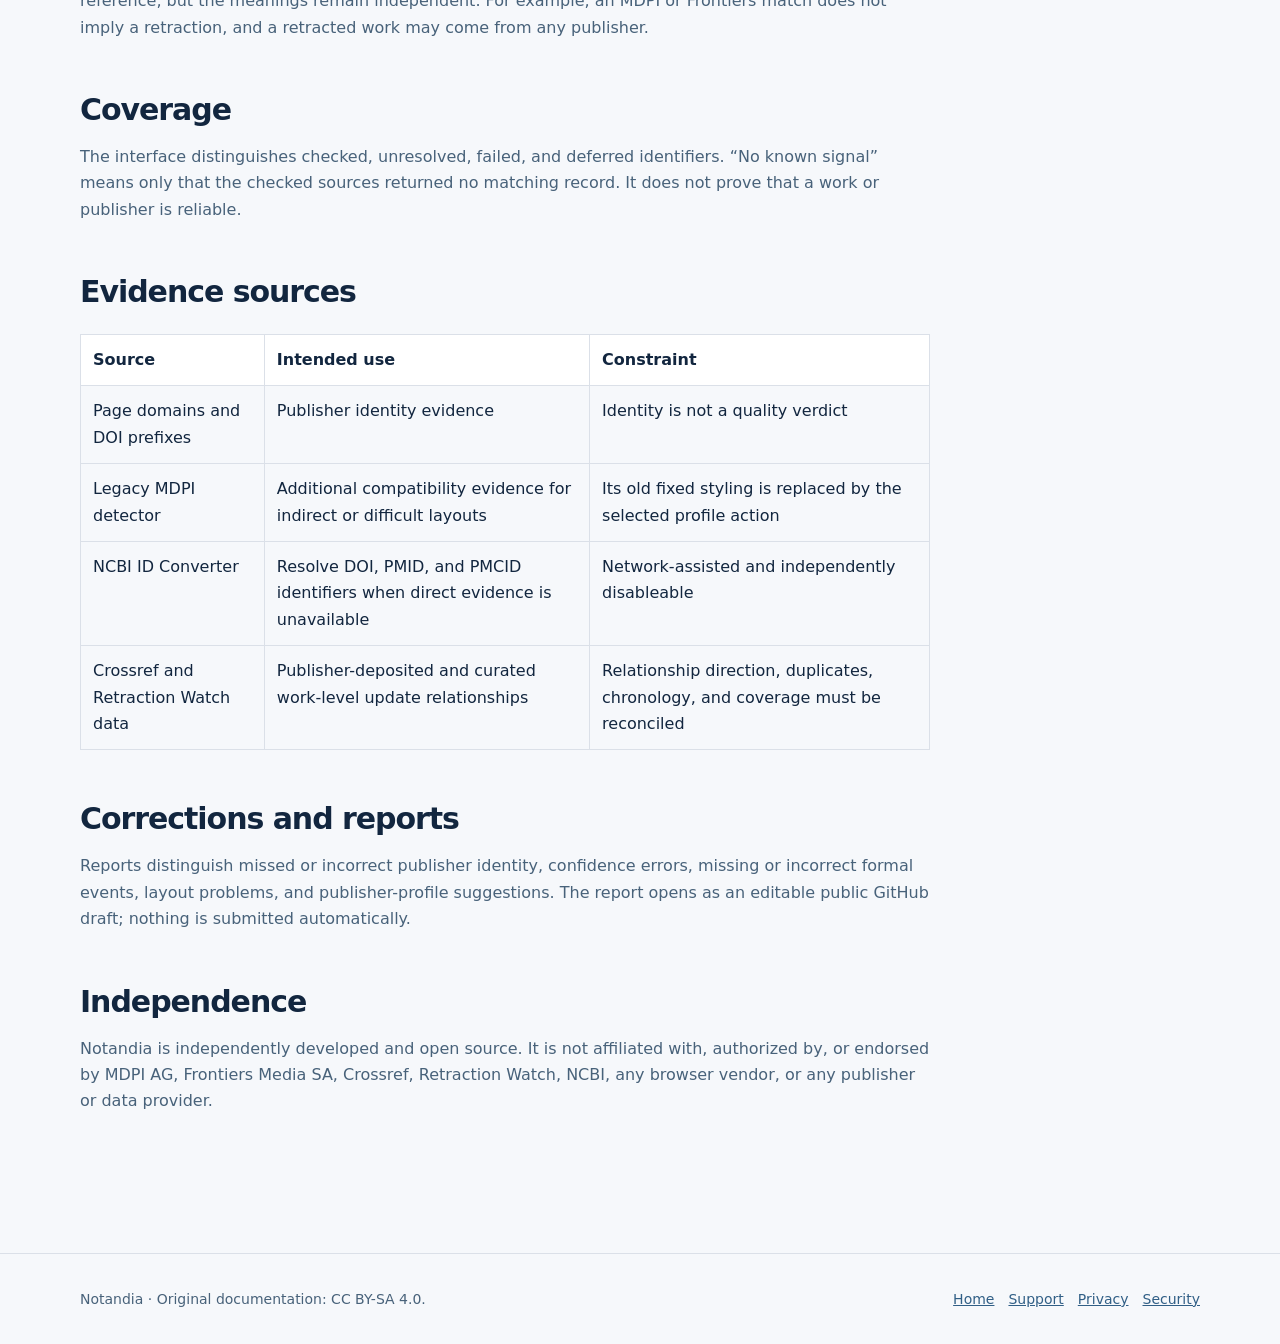
<file: methodology.html>
<!doctype html>
<html lang="en">
<head>
  <meta charset="utf-8">
  <meta name="viewport" content="width=device-width, initial-scale=1">
  <title>Methodology — Notandia</title>
  <meta name="description" content="Methodology and evidence model for Notandia publisher watchlists and formal scholarly update signals.">
  <link rel="canonical" href="https://notandia.pages.dev/methodology.html">
  <link rel="icon" href="/assets/notandia-symbol.svg" type="image/svg+xml">
  <meta name="theme-color" content="#12263F">
  <link rel="stylesheet" href="/styles.css">
</head>
<body>
  <header class="site-header"><nav class="nav" aria-label="Main navigation"><a class="brand" href="/"><img src="/assets/notandia-symbol.svg" alt="" width="32" height="32"><span>Notandia</span></a><div class="nav-links"><a href="/">Home</a><a aria-current="page" href="/methodology.html">Methodology</a><a href="/support/">Support</a><a href="/privacy.html">Privacy</a><a href="/security.html">Security</a><a href="https://github.com/notandia">GitHub ↗</a></div></nav></header>
  <main><article class="prose">
    <p class="eyebrow">Methodology</p>
    <h1>Publisher identity, user preference, and formal article events are different evidence layers.</h1>
    <p>Notandia deliberately separates three questions: <strong>who published the work</strong>, <strong>how the user wants that publisher displayed</strong>, and <strong>whether a formal post-publication event affects the work</strong>. Combining those questions into one score would hide important distinctions.</p>

    <h2>Publisher profiles</h2>
    <p>A publisher profile is a validated set of identity evidence and display preferences. Built-in profiles currently include MDPI and Frontiers. Both are enabled and highlighted by default in a fresh installation, but either can be disabled or assigned context-only, badge, highlight, dim, or hide behavior independently.</p>
    <p>Custom profiles may contain a bounded publisher name, canonical domains, DOI prefixes, a color, an action, and a confidence policy. They cannot contain JavaScript, executable selectors, remote code, or arbitrary page logic.</p>

    <h2>Publisher matching</h2>
    <p>Confirmed matching prioritizes canonical publisher domains and DOI prefixes. The mature MDPI detector remains as an additional compatibility evidence source on pages that expose only indirect identifiers or legacy layouts. Multiple matching profiles are retained; the most restrictive selected visual action determines page presentation, while all profile labels remain visible.</p>
    <p>A publisher-profile match is a user-selected context rule. It is not an objective reliability score and does not claim that every article from a matched publisher is unreliable.</p>

    <h2>Formal work-level events</h2>
    <p>Normalized categories include retraction, expression of concern, correction, reinstatement, withdrawal or removal, and duplicate-publication findings. The event timeline is preserved. A reinstatement changes the current state without deleting the earlier retraction.</p>
    <p>Notandia first checks the work’s direct Crossref record. When no update is present there, it may use Crossref’s reverse <code>updates:&lt;doi&gt;</code> relationship to find a separately registered notice that points to the original work. Relationship direction is validated before a status is assigned.</p>

    <h2>Integrated presentation</h2>
    <p>The interface may show publisher-profile chips and formal integrity chips on the same article or reference, but the meanings remain independent. For example, an MDPI or Frontiers match does not imply a retraction, and a retracted work may come from any publisher.</p>

    <h2>Coverage</h2>
    <p>The interface distinguishes checked, unresolved, failed, and deferred identifiers. “No known signal” means only that the checked sources returned no matching record. It does not prove that a work or publisher is reliable.</p>

    <h2>Evidence sources</h2>
    <table>
      <thead><tr><th>Source</th><th>Intended use</th><th>Constraint</th></tr></thead>
      <tbody>
        <tr><td>Page domains and DOI prefixes</td><td>Publisher identity evidence</td><td>Identity is not a quality verdict</td></tr>
        <tr><td>Legacy MDPI detector</td><td>Additional compatibility evidence for indirect or difficult layouts</td><td>Its old fixed styling is replaced by the selected profile action</td></tr>
        <tr><td>NCBI ID Converter</td><td>Resolve DOI, PMID, and PMCID identifiers when direct evidence is unavailable</td><td>Network-assisted and independently disableable</td></tr>
        <tr><td>Crossref and Retraction Watch data</td><td>Publisher-deposited and curated work-level update relationships</td><td>Relationship direction, duplicates, chronology, and coverage must be reconciled</td></tr>
      </tbody>
    </table>

    <h2>Corrections and reports</h2>
    <p>Reports distinguish missed or incorrect publisher identity, confidence errors, missing or incorrect formal events, layout problems, and publisher-profile suggestions. The report opens as an editable public GitHub draft; nothing is submitted automatically.</p>

    <h2>Independence</h2>
    <p>Notandia is independently developed and open source. It is not affiliated with, authorized by, or endorsed by MDPI AG, Frontiers Media SA, Crossref, Retraction Watch, NCBI, any browser vendor, or any publisher or data provider.</p>
  </article></main>
  <footer class="site-footer"><div class="footer-inner"><span>Notandia · Original documentation: CC BY-SA 4.0.</span><div class="footer-links"><a href="/">Home</a><a href="/support/">Support</a><a href="/privacy.html">Privacy</a><a href="/security.html">Security</a></div></div></footer>
</body>
</html>
</file>
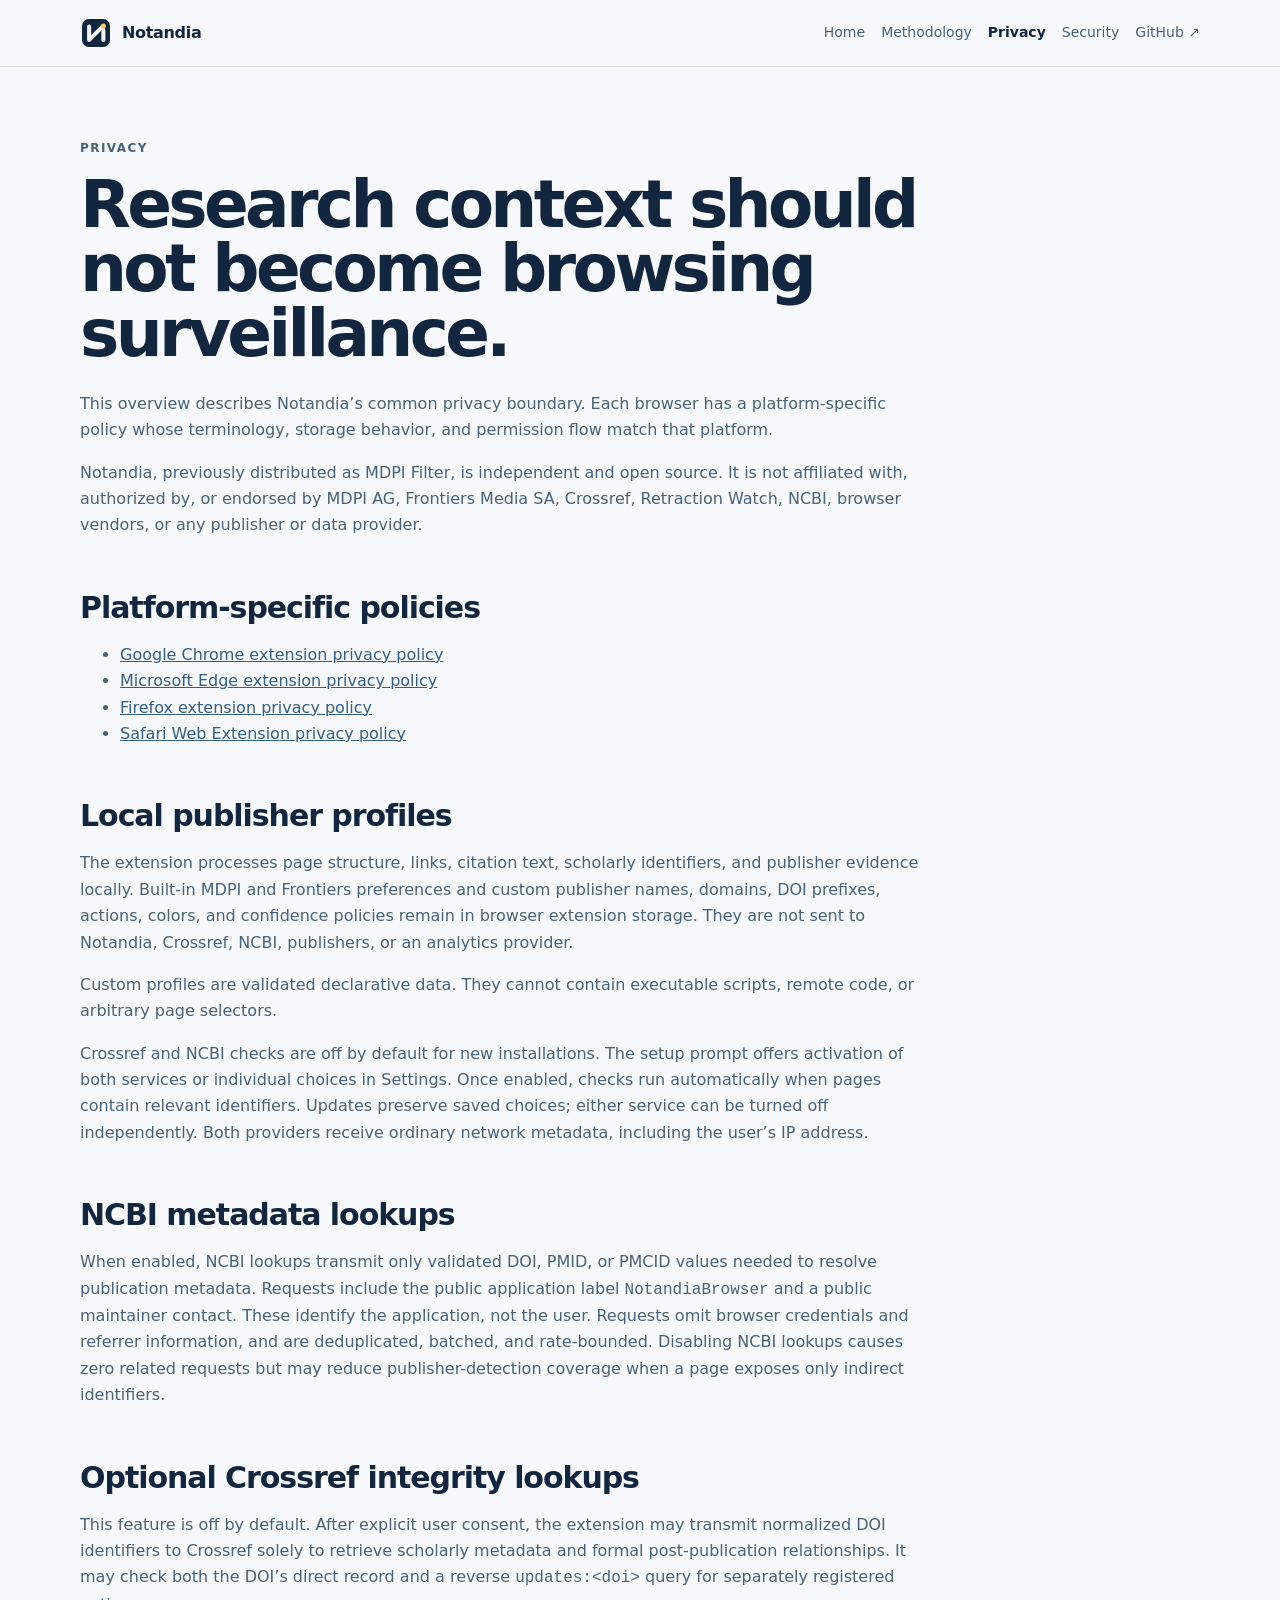
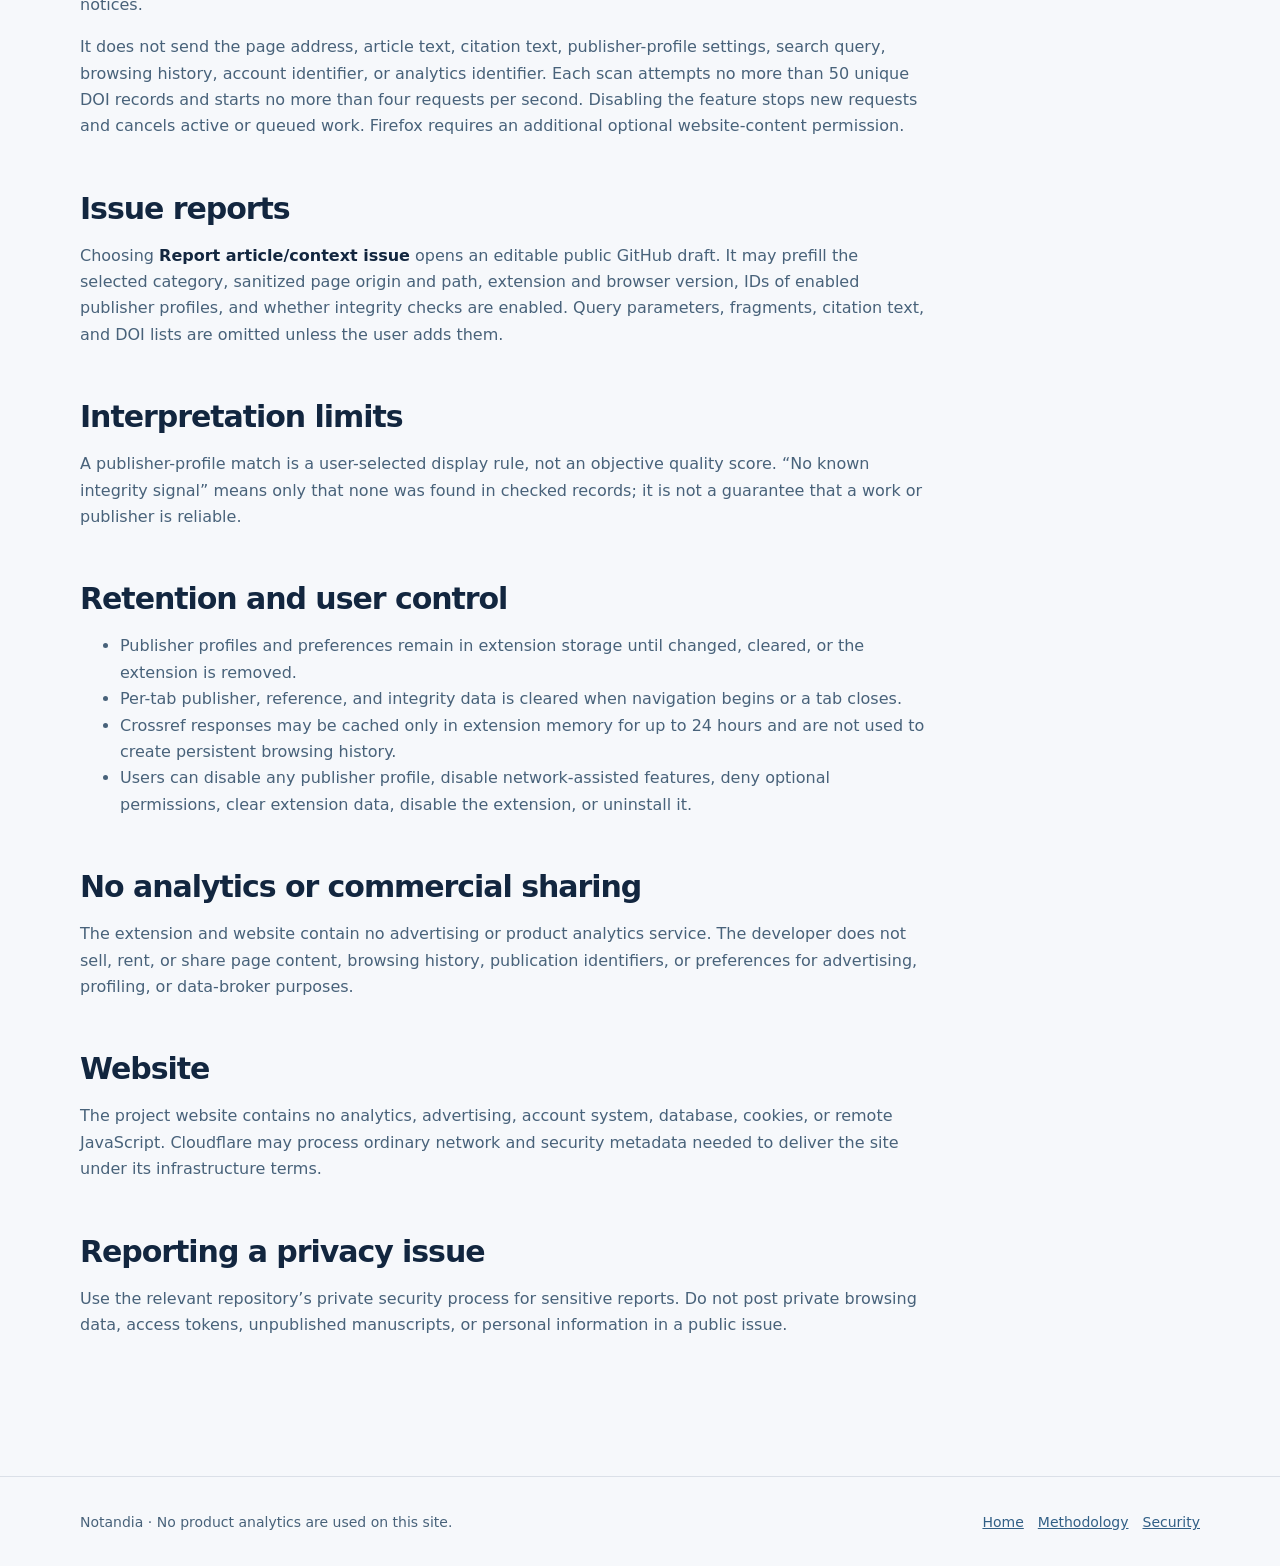
<file: privacy.html>
<!doctype html>
<html lang="en">
<head>
  <meta charset="utf-8">
  <meta name="viewport" content="width=device-width, initial-scale=1">
  <title>Privacy — Notandia</title>
  <meta name="description" content="Privacy principles and current data boundaries for Notandia publisher profiles and scholarly integrity tooling.">
  <link rel="canonical" href="https://notandia.pages.dev/privacy.html">
  <link rel="icon" href="/assets/notandia-symbol.svg" type="image/svg+xml">
  <meta name="theme-color" content="#12263F">
  <link rel="stylesheet" href="/styles.css">
</head>
<body>
  <header class="site-header"><nav class="nav" aria-label="Main navigation"><a class="brand" href="/"><img src="/assets/notandia-symbol.svg" alt="" width="32" height="32"><span>Notandia</span></a><div class="nav-links"><a href="/">Home</a><a href="/methodology.html">Methodology</a><a aria-current="page" href="/privacy.html">Privacy</a><a href="/security.html">Security</a><a href="https://github.com/notandia">GitHub ↗</a></div></nav></header>
  <main><article class="prose">
    <p class="eyebrow">Privacy</p>
    <h1>Research context should not become browsing surveillance.</h1>
    <p>This overview describes Notandia’s common privacy boundary. Each browser has a platform-specific policy whose terminology, storage behavior, and permission flow match that platform.</p>
    <p>Notandia, previously distributed as MDPI Filter, is independent and open source. It is not affiliated with, authorized by, or endorsed by MDPI AG, Frontiers Media SA, Crossref, Retraction Watch, NCBI, browser vendors, or any publisher or data provider.</p>

    <h2>Platform-specific policies</h2>
    <ul>
      <li><a href="/privacy/chrome/">Google Chrome extension privacy policy</a></li>
      <li><a href="/privacy/edge/">Microsoft Edge extension privacy policy</a></li>
      <li><a href="/privacy/firefox/">Firefox extension privacy policy</a></li>
      <li><a href="/privacy/safari/">Safari Web Extension privacy policy</a></li>
    </ul>

    <h2>Local publisher profiles</h2>
    <p>The extension processes page structure, links, citation text, scholarly identifiers, and publisher evidence locally. Built-in MDPI and Frontiers preferences and custom publisher names, domains, DOI prefixes, actions, colors, and confidence policies remain in browser extension storage. They are not sent to Notandia, Crossref, NCBI, publishers, or an analytics provider.</p>
    <p>Custom profiles are validated declarative data. They cannot contain executable scripts, remote code, or arbitrary page selectors.</p>

    <p>Crossref and NCBI checks are off by default for new installations. The setup prompt offers activation of both services or individual choices in Settings. Once enabled, checks run automatically when pages contain relevant identifiers. Updates preserve saved choices; either service can be turned off independently. Both providers receive ordinary network metadata, including the user’s IP address.</p>
    <h2>NCBI metadata lookups</h2>
    <p>When enabled, NCBI lookups transmit only validated DOI, PMID, or PMCID values needed to resolve publication metadata. Requests include the public application label <code>NotandiaBrowser</code> and a public maintainer contact. These identify the application, not the user. Requests omit browser credentials and referrer information, and are deduplicated, batched, and rate-bounded. Disabling NCBI lookups causes zero related requests but may reduce publisher-detection coverage when a page exposes only indirect identifiers.</p>

    <h2>Optional Crossref integrity lookups</h2>
    <p>This feature is off by default. After explicit user consent, the extension may transmit normalized DOI identifiers to Crossref solely to retrieve scholarly metadata and formal post-publication relationships. It may check both the DOI’s direct record and a reverse <code>updates:&lt;doi&gt;</code> query for separately registered notices.</p>
    <p>It does not send the page address, article text, citation text, publisher-profile settings, search query, browsing history, account identifier, or analytics identifier. Each scan attempts no more than 50 unique DOI records and starts no more than four requests per second. Disabling the feature stops new requests and cancels active or queued work. Firefox requires an additional optional website-content permission.</p>

    <h2>Issue reports</h2>
    <p>Choosing <strong>Report article/context issue</strong> opens an editable public GitHub draft. It may prefill the selected category, sanitized page origin and path, extension and browser version, IDs of enabled publisher profiles, and whether integrity checks are enabled. Query parameters, fragments, citation text, and DOI lists are omitted unless the user adds them.</p>

    <h2>Interpretation limits</h2>
    <p>A publisher-profile match is a user-selected display rule, not an objective quality score. “No known integrity signal” means only that none was found in checked records; it is not a guarantee that a work or publisher is reliable.</p>

    <h2>Retention and user control</h2>
    <ul>
      <li>Publisher profiles and preferences remain in extension storage until changed, cleared, or the extension is removed.</li>
      <li>Per-tab publisher, reference, and integrity data is cleared when navigation begins or a tab closes.</li>
      <li>Crossref responses may be cached only in extension memory for up to 24 hours and are not used to create persistent browsing history.</li>
      <li>Users can disable any publisher profile, disable network-assisted features, deny optional permissions, clear extension data, disable the extension, or uninstall it.</li>
    </ul>

    <h2>No analytics or commercial sharing</h2>
    <p>The extension and website contain no advertising or product analytics service. The developer does not sell, rent, or share page content, browsing history, publication identifiers, or preferences for advertising, profiling, or data-broker purposes.</p>

    <h2>Website</h2>
    <p>The project website contains no analytics, advertising, account system, database, cookies, or remote JavaScript. Cloudflare may process ordinary network and security metadata needed to deliver the site under its infrastructure terms.</p>

    <h2>Reporting a privacy issue</h2>
    <p>Use the relevant repository’s private security process for sensitive reports. Do not post private browsing data, access tokens, unpublished manuscripts, or personal information in a public issue.</p>
  </article></main>
  <footer class="site-footer"><div class="footer-inner"><span>Notandia · No product analytics are used on this site.</span><div class="footer-links"><a href="/">Home</a><a href="/methodology.html">Methodology</a><a href="/security.html">Security</a></div></div></footer>
</body>
</html>
</file>
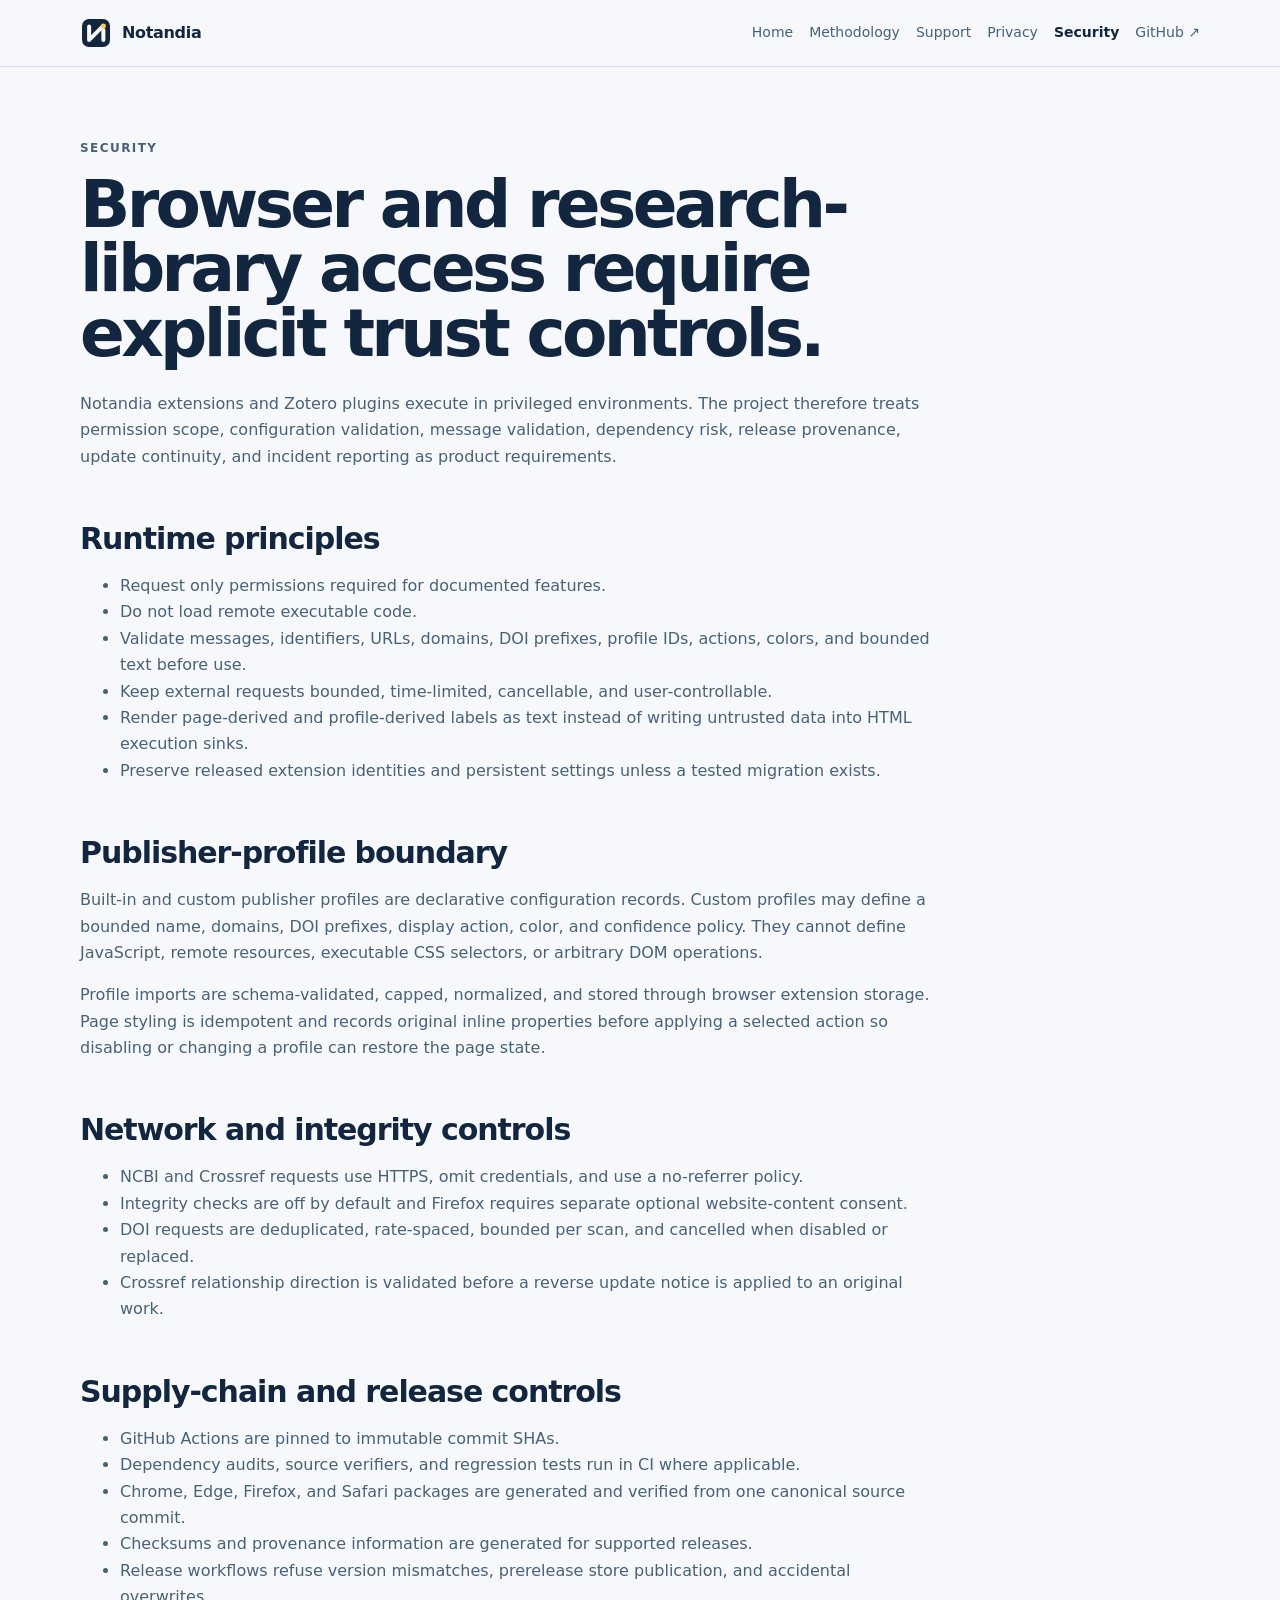
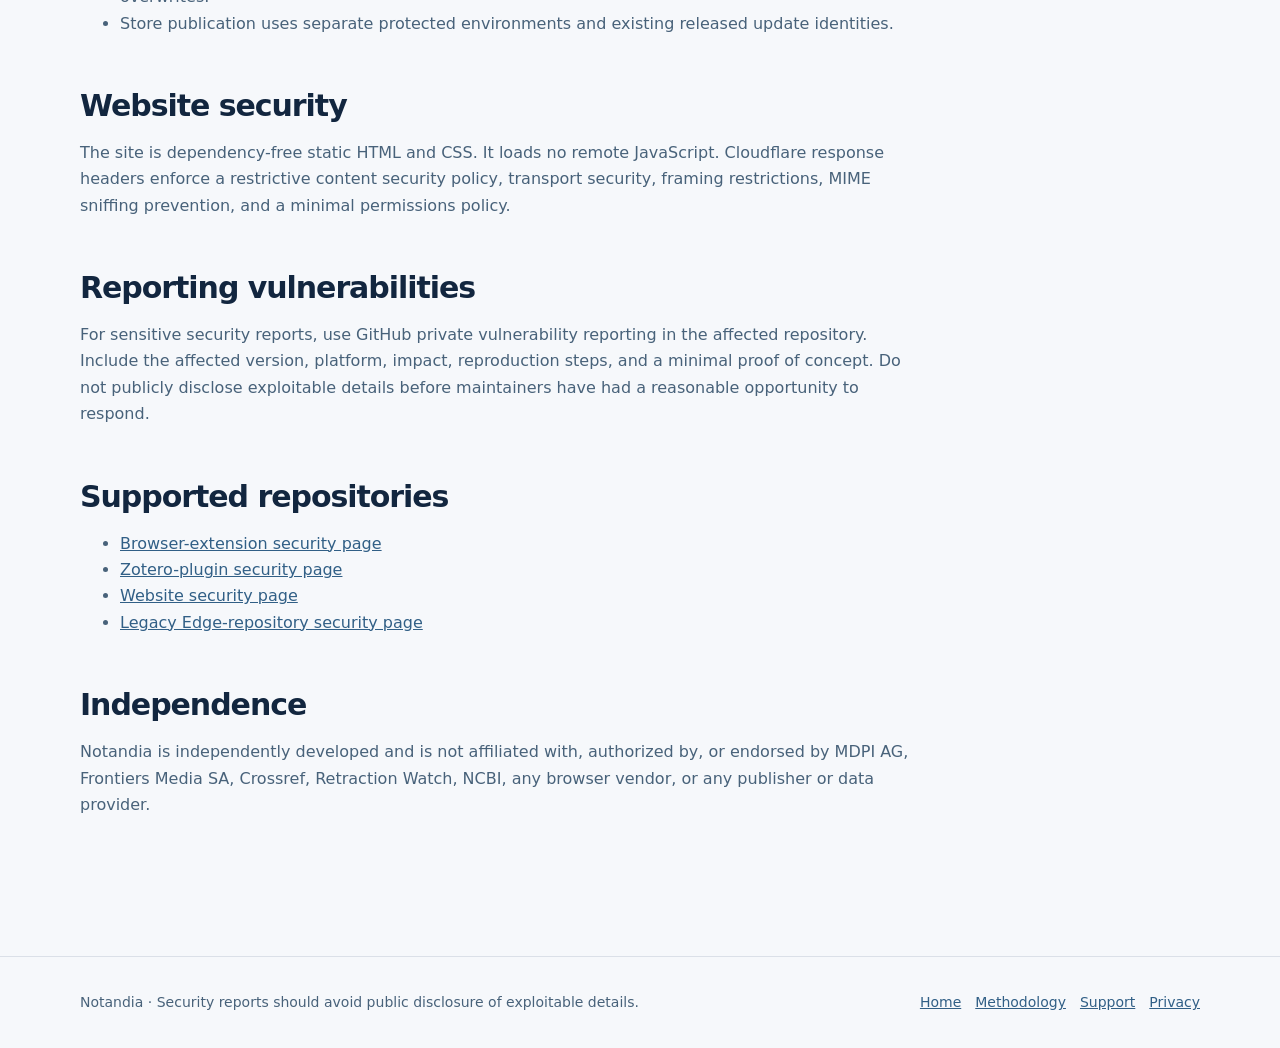
<file: security.html>
<!doctype html>
<html lang="en">
<head>
  <meta charset="utf-8">
  <meta name="viewport" content="width=device-width, initial-scale=1">
  <title>Security — Notandia</title>
  <meta name="description" content="Security architecture, validated publisher profiles, release controls, and vulnerability reporting for Notandia.">
  <link rel="canonical" href="https://notandia.pages.dev/security.html">
  <link rel="icon" href="/assets/notandia-symbol.svg" type="image/svg+xml">
  <meta name="theme-color" content="#12263F">
  <link rel="stylesheet" href="/styles.css">
</head>
<body>
  <header class="site-header"><nav class="nav" aria-label="Main navigation"><a class="brand" href="/"><img src="/assets/notandia-symbol.svg" alt="" width="32" height="32"><span>Notandia</span></a><div class="nav-links"><a href="/">Home</a><a href="/methodology.html">Methodology</a><a href="/support/">Support</a><a href="/privacy.html">Privacy</a><a aria-current="page" href="/security.html">Security</a><a href="https://github.com/notandia">GitHub ↗</a></div></nav></header>
  <main><article class="prose">
    <p class="eyebrow">Security</p>
    <h1>Browser and research-library access require explicit trust controls.</h1>
    <p>Notandia extensions and Zotero plugins execute in privileged environments. The project therefore treats permission scope, configuration validation, message validation, dependency risk, release provenance, update continuity, and incident reporting as product requirements.</p>

    <h2>Runtime principles</h2>
    <ul>
      <li>Request only permissions required for documented features.</li>
      <li>Do not load remote executable code.</li>
      <li>Validate messages, identifiers, URLs, domains, DOI prefixes, profile IDs, actions, colors, and bounded text before use.</li>
      <li>Keep external requests bounded, time-limited, cancellable, and user-controllable.</li>
      <li>Render page-derived and profile-derived labels as text instead of writing untrusted data into HTML execution sinks.</li>
      <li>Preserve released extension identities and persistent settings unless a tested migration exists.</li>
    </ul>

    <h2>Publisher-profile boundary</h2>
    <p>Built-in and custom publisher profiles are declarative configuration records. Custom profiles may define a bounded name, domains, DOI prefixes, display action, color, and confidence policy. They cannot define JavaScript, remote resources, executable CSS selectors, or arbitrary DOM operations.</p>
    <p>Profile imports are schema-validated, capped, normalized, and stored through browser extension storage. Page styling is idempotent and records original inline properties before applying a selected action so disabling or changing a profile can restore the page state.</p>

    <h2>Network and integrity controls</h2>
    <ul>
      <li>NCBI and Crossref requests use HTTPS, omit credentials, and use a no-referrer policy.</li>
      <li>Integrity checks are off by default and Firefox requires separate optional website-content consent.</li>
      <li>DOI requests are deduplicated, rate-spaced, bounded per scan, and cancelled when disabled or replaced.</li>
      <li>Crossref relationship direction is validated before a reverse update notice is applied to an original work.</li>
    </ul>

    <h2>Supply-chain and release controls</h2>
    <ul>
      <li>GitHub Actions are pinned to immutable commit SHAs.</li>
      <li>Dependency audits, source verifiers, and regression tests run in CI where applicable.</li>
      <li>Chrome, Edge, Firefox, and Safari packages are generated and verified from one canonical source commit.</li>
      <li>Checksums and provenance information are generated for supported releases.</li>
      <li>Release workflows refuse version mismatches, prerelease store publication, and accidental overwrites.</li>
      <li>Store publication uses separate protected environments and existing released update identities.</li>
    </ul>

    <h2>Website security</h2>
    <p>The site is dependency-free static HTML and CSS. It loads no remote JavaScript. Cloudflare response headers enforce a restrictive content security policy, transport security, framing restrictions, MIME sniffing prevention, and a minimal permissions policy.</p>

    <h2>Reporting vulnerabilities</h2>
    <p>For sensitive security reports, use GitHub private vulnerability reporting in the affected repository. Include the affected version, platform, impact, reproduction steps, and a minimal proof of concept. Do not publicly disclose exploitable details before maintainers have had a reasonable opportunity to respond.</p>

    <h2>Supported repositories</h2>
    <ul>
      <li><a href="https://github.com/notandia/browser-extension/security">Browser-extension security page</a></li>
      <li><a href="https://github.com/notandia/zotero-plugin/security">Zotero-plugin security page</a></li>
      <li><a href="https://github.com/notandia/website/security">Website security page</a></li>
      <li><a href="https://github.com/notandia/microsoft-edge/security">Legacy Edge-repository security page</a></li>
    </ul>

    <h2>Independence</h2>
    <p>Notandia is independently developed and is not affiliated with, authorized by, or endorsed by MDPI AG, Frontiers Media SA, Crossref, Retraction Watch, NCBI, any browser vendor, or any publisher or data provider.</p>
  </article></main>
  <footer class="site-footer"><div class="footer-inner"><span>Notandia · Security reports should avoid public disclosure of exploitable details.</span><div class="footer-links"><a href="/">Home</a><a href="/methodology.html">Methodology</a><a href="/support/">Support</a><a href="/privacy.html">Privacy</a></div></div></footer>
</body>
</html>
</file>
<file: styles.css>
:root {
  color-scheme: light dark;
  --bg: #f6f8fb;
  --surface: #ffffff;
  --ink: #12263f;
  --muted: #48627a;
  --line: #dbe0e8;
  --accent: #315f86;
  --accent-soft: #e8f0f6;
  --danger: #b42318;
  --warning: #b54708;
  --success: #067647;
  --radius: 16px;
  --shadow: 0 16px 45px rgba(24, 33, 52, 0.08);
  font-family: Inter, ui-sans-serif, system-ui, -apple-system, BlinkMacSystemFont, "Segoe UI", sans-serif;
}

@media (prefers-color-scheme: dark) {
  :root {
    --bg: #0e1320;
    --surface: #171e2d;
    --ink: #eef1f7;
    --muted: #aab2c2;
    --line: #2b3547;
    --accent: #93a8ff;
    --accent-soft: #202b51;
    --shadow: 0 18px 55px rgba(0, 0, 0, 0.28);
  }
}

* { box-sizing: border-box; }
html { scroll-behavior: smooth; }
body { margin: 0; background: var(--bg); color: var(--ink); line-height: 1.65; }
a { color: var(--accent); }
a:focus-visible, button:focus-visible { outline: 3px solid var(--accent); outline-offset: 3px; }
img { max-width: 100%; }
code { font-family: "SFMono-Regular", Consolas, monospace; }

.site-header {
  position: sticky;
  top: 0;
  z-index: 10;
  border-bottom: 1px solid var(--line);
  background: color-mix(in srgb, var(--bg) 92%, transparent);
  backdrop-filter: blur(14px);
}
.nav {
  width: min(1120px, calc(100% - 32px));
  min-height: 66px;
  margin: 0 auto;
  display: flex;
  align-items: center;
  justify-content: space-between;
  gap: 20px;
}
.brand { display: inline-flex; align-items: center; gap: 10px; color: var(--ink); font-weight: 800; text-decoration: none; letter-spacing: -0.02em; }
.brand img { width: 32px; height: 32px; flex: 0 0 auto; }
.nav-links { display: flex; flex-wrap: wrap; gap: 16px; font-size: 14px; }
.nav-links a { color: var(--muted); text-decoration: none; }
.nav-links a[aria-current="page"] { color: var(--ink); font-weight: 700; }

main { width: min(1120px, calc(100% - 32px)); margin: 0 auto; }
.hero { padding: clamp(72px, 10vw, 132px) 0 72px; }
.eyebrow { margin: 0 0 14px; color: var(--accent); font-size: 12px; font-weight: 800; text-transform: uppercase; letter-spacing: 0.12em; }
h1 { max-width: 900px; margin: 0 0 24px; font-size: clamp(42px, 7vw, 78px); line-height: 0.98; letter-spacing: -0.055em; }
h2 { margin: 0 0 18px; font-size: clamp(28px, 4vw, 46px); line-height: 1.1; letter-spacing: -0.035em; }
h3 { margin: 0 0 8px; font-size: 19px; line-height: 1.3; }
.lede { max-width: 850px; color: var(--muted); font-size: clamp(18px, 2.2vw, 24px); }

.actions { display: flex; flex-wrap: wrap; gap: 12px; margin-top: 30px; }
.button { display: inline-flex; align-items: center; justify-content: center; min-height: 44px; padding: 10px 16px; border: 1px solid var(--line); border-radius: 10px; color: var(--ink); background: var(--surface); text-decoration: none; font-weight: 700; }
.button.primary { border-color: var(--ink); background: var(--ink); color: var(--bg); }

section { padding: 68px 0; border-top: 1px solid var(--line); }
.section-intro { max-width: 800px; color: var(--muted); font-size: 17px; }
.grid { display: grid; grid-template-columns: repeat(3, 1fr); gap: 14px; margin-top: 30px; }
.card { padding: 24px; border: 1px solid var(--line); border-radius: var(--radius); background: var(--surface); box-shadow: var(--shadow); }
.card p { margin-bottom: 0; color: var(--muted); }
.status { display: inline-flex; align-items: center; gap: 8px; margin-bottom: 14px; padding: 5px 9px; border-radius: 999px; font-size: 12px; font-weight: 800; }
.status.released { color: var(--success); background: color-mix(in srgb, var(--success) 12%, transparent); }
.status.preview { color: var(--warning); background: color-mix(in srgb, var(--warning) 12%, transparent); }
.status.roadmap { color: var(--accent); background: var(--accent-soft); }

.signal-list { display: grid; grid-template-columns: repeat(2, 1fr); gap: 12px; margin-top: 30px; }
.signal { display: grid; grid-template-columns: 42px 1fr; gap: 14px; align-items: start; padding: 18px; border: 1px solid var(--line); border-radius: 14px; background: var(--surface); }
.signal-icon { width: 42px; height: 42px; border-radius: 12px; display: grid; place-items: center; color: white; font-weight: 900; font-size: 20px; }
.red { background: #b42318; }
.orange { background: #d97706; }
.blue { background: #2563eb; }
.green { background: #078451; }
.purple { background: #7c3aed; }
.gray { background: #667085; }
.signal p { margin: 4px 0 0; color: var(--muted); font-size: 14px; }

.notice { margin-top: 28px; padding: 18px 20px; border-left: 4px solid var(--accent); background: var(--surface); }
.prose { max-width: 850px; padding: 72px 0; }
.prose h1 { font-size: clamp(38px, 6vw, 66px); }
.prose h2 { margin-top: 52px; font-size: 30px; }
.prose h3 { margin-top: 32px; }
.prose p, .prose li { color: var(--muted); }
.prose strong { color: var(--ink); }
.prose table { width: 100%; border-collapse: collapse; margin: 26px 0; }
.prose th, .prose td { padding: 12px; border: 1px solid var(--line); text-align: left; vertical-align: top; }
.prose th { background: var(--surface); }

.site-footer { margin-top: 50px; padding: 34px 0; border-top: 1px solid var(--line); color: var(--muted); font-size: 14px; }
.footer-inner { width: min(1120px, calc(100% - 32px)); margin: 0 auto; display: flex; justify-content: space-between; gap: 20px; flex-wrap: wrap; }
.footer-links { display: flex; gap: 14px; flex-wrap: wrap; }

@media (max-width: 820px) {
  .grid { grid-template-columns: 1fr; }
  .signal-list { grid-template-columns: 1fr; }
  .nav { align-items: flex-start; padding: 16px 0; }
  .nav-links { justify-content: flex-end; }
}

@media (max-width: 560px) {
  .nav { flex-direction: column; }
  .nav-links { justify-content: flex-start; }
  .hero { padding-top: 56px; }
  .button { width: 100%; }
}
</file>
